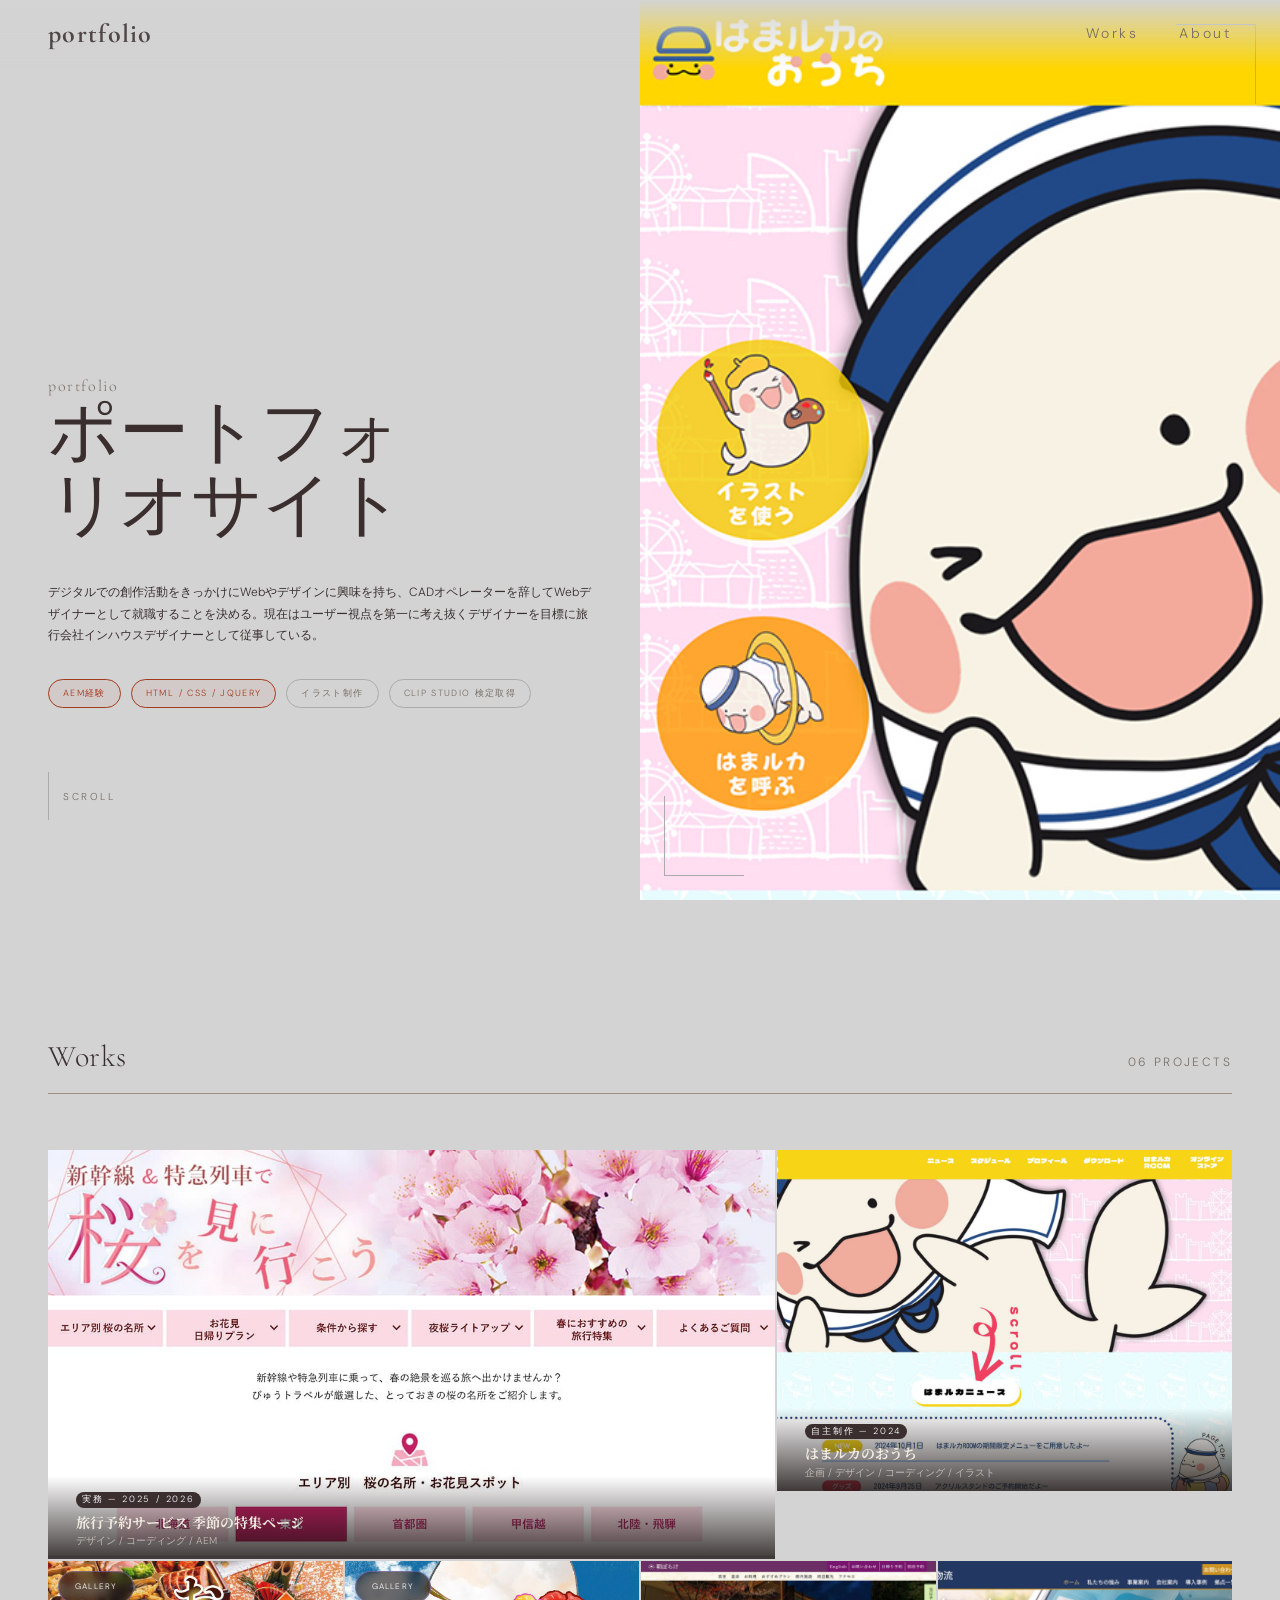
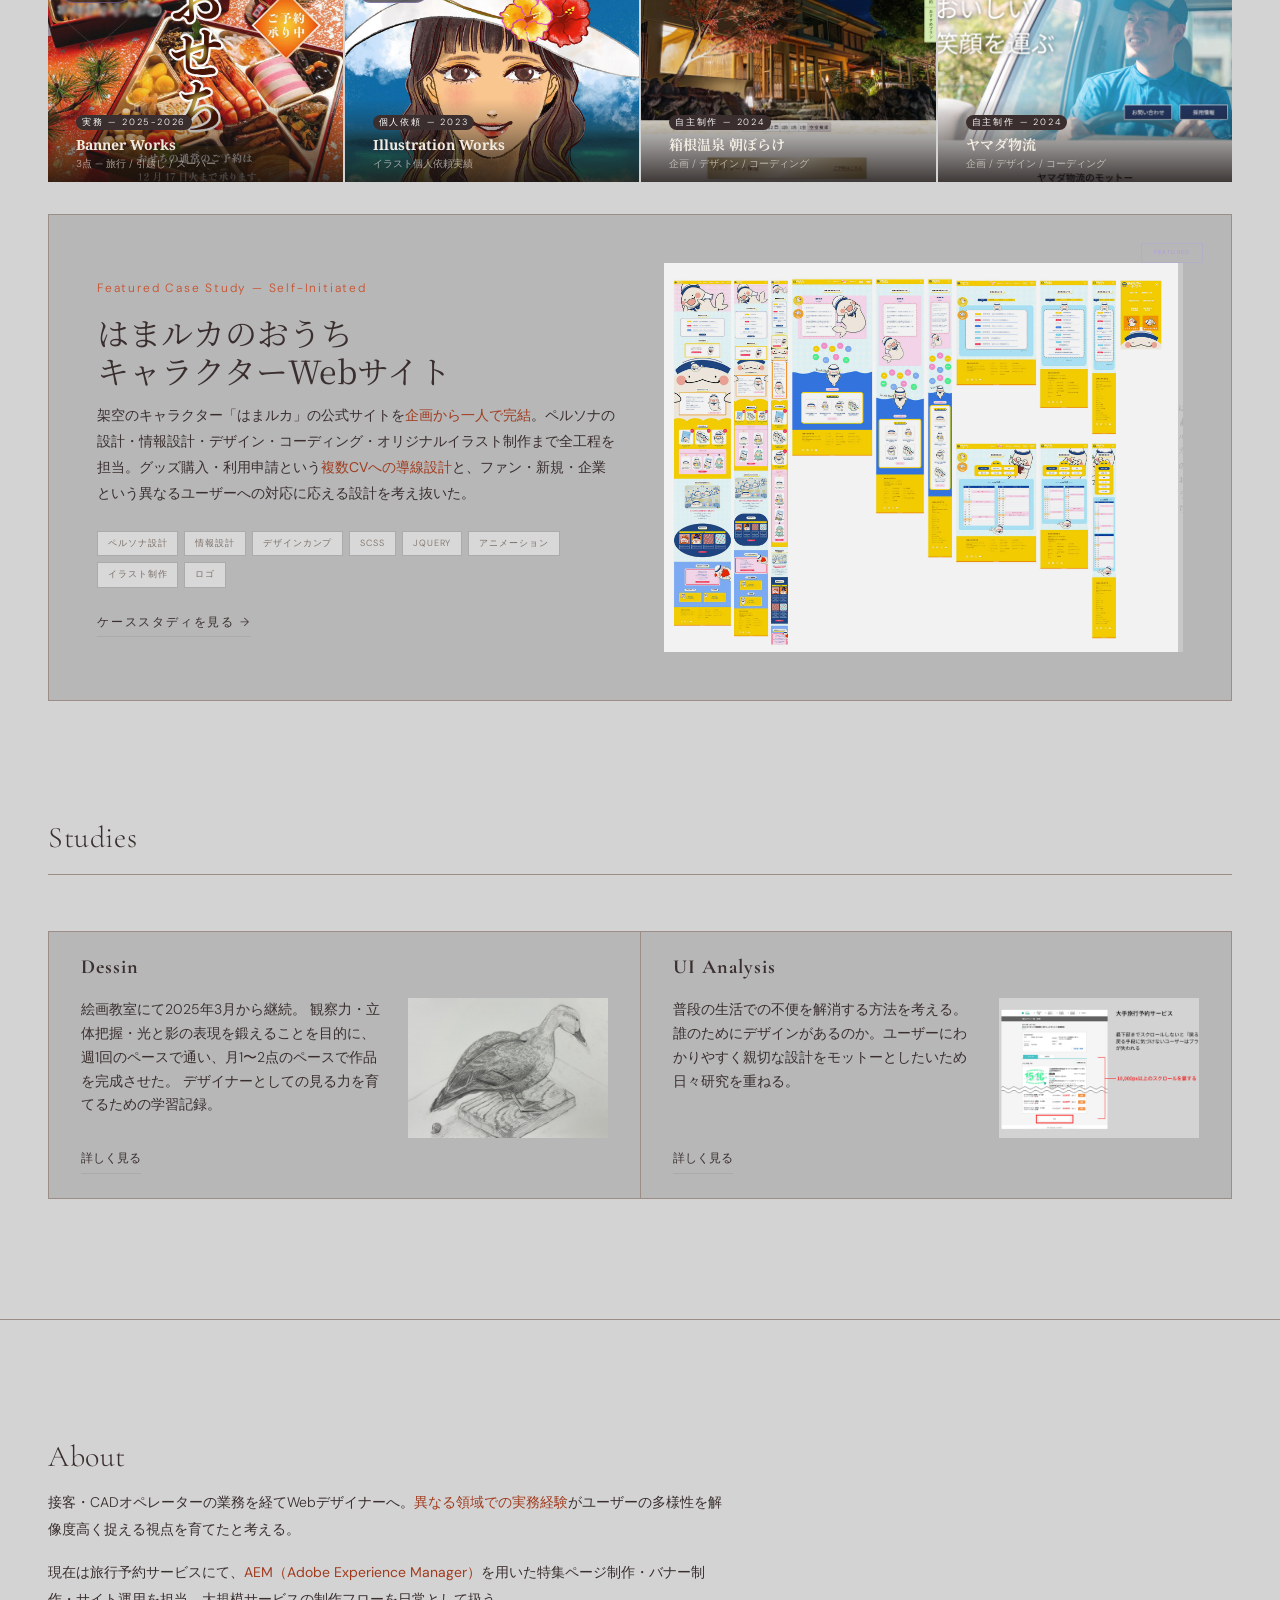
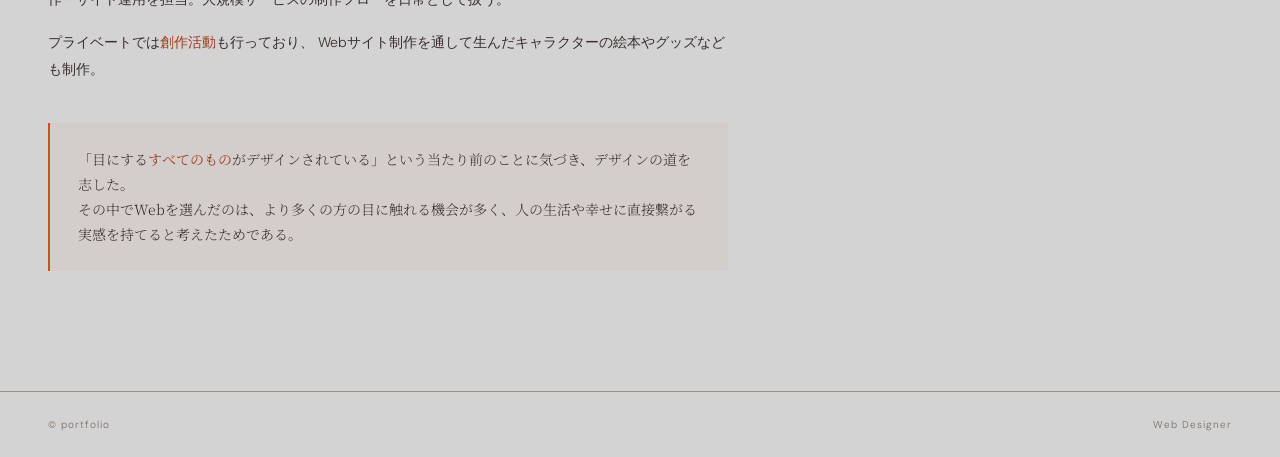
<file: index.html>
<!DOCTYPE html>
<html lang="ja">

<head>
  <meta charset="UTF-8">
  <meta name="viewport" content="width=device-width, initial-scale=1.0">
  <meta name="robots" content="noindex,nofollow">
  <meta name="description" content="ポートフォリオサイトです。Web制作の実績や作品を掲載しています。">
  <meta property="og:type" content="website">
  <meta property="og:title" content="ポートフォリオ">
  <meta property="og:description" content="Web制作の実績や作品を掲載しているポートフォリオサイトです。">
  <meta property="og:site_name" content="ポートフォリオ">

  <title>ポートフォリオ</title>

  <!-- フォント -->
  <link rel="preconnect" href="https://fonts.googleapis.com">
  <link
    href="https://fonts.googleapis.com/css2?family=Shippori+Mincho:wght@400;700&family=DM+Sans:wght@300;400;500&family=Cormorant+Garamond:ital,wght@0,300;1,300&display=swap"
    rel="stylesheet">
    <link href="https://fonts.googleapis.com/css2?family=Noto+Serif+JP:wght@400;700&display=swap" rel="stylesheet">
    <link href="https://fonts.googleapis.com/css2?family=Noto+Serif:ital,wght@0,100..900;1,100..900&display=swap" rel="stylesheet">
  <!-- CSS/リセット・スタイル -->
  <link rel="stylesheet" href="css/reset.css">
  <link rel="stylesheet" href="css/style.css">
  <!-- ファビコン -->
  <link rel="shortcut icon" href="img/fav.ico">
</head>

<body>

  <header>
    <h1>
      <a href="index.html" class="nav_logo">portfolio</a>
    </h1>
    <nav>
      <ul class="nav_links">
        <li><a href="#works">Works</a></li>
        <li><a href="#about">About</a></li>
      </ul>
    </nav>
  </header>

  <!-- ヒーロー -->
  <section class="hero">
    <div class="hero_left">
      <h2 class="hero_name">
        <span>portfolio</span>
        ポートフォリオサイト
      </h2>
      <p class="hero_desc">
        デジタルでの創作活動をきっかけにWebやデザインに興味を持ち、CADオペレーターを辞してWebデザイナーとして就職することを決める。現在はユーザー視点を第一に考え抜くデザイナーを目標に旅行会社インハウスデザイナーとして従事している。
      </p>
      <div class="hero_tags">
        <span class="hero_tag highlight">AEM経験</span>
        <span class="hero_tag highlight">HTML / CSS / jQuery</span>
        <span class="hero_tag">イラスト制作</span>
        <span class="hero_tag">Clip Studio 検定取得</span>
      </div>
      <div class="hero_scroll">
        <div class="hero_scroll_line"></div>
        Scroll
      </div>
    </div>

    <div class="hero_right">
      <div class="hero_art">
        <div class="hero_art_placeholder">
        </div>
      </div>
    </div>
  </section>

  <!-- ===== WORKS ===== -->
  <section class="works" id="works">

    <div class="section_header reveal">
      <h2 class="section_title">Works</h2>
      <span class="section_count">06 projects</span>
    </div>
    <div class="grid_row_1 reveal">

      <!-- 旅行予約サービス -->
      <article class="work_card work_card__large">
        <a href="works_web5.html">
          <div class="thumb_placeholder">
            <img src="img/works-thumb10.jpg" width="841" alt="旅行予約サービス 季節の特集ページサムネイル">
          </div>
          <div class="work_card_info">
            <p class="work_card_tag">実務 — 2025 / 2026</p>
            <h3 class="work_card_title">旅行予約サービス 季節の特集ページ</h3>
            <p class="work_card_sub">デザイン / コーディング / AEM</p>
          </div><!-- .work_card_info -->
        </a>
      </article>

      <!-- はまルカ -->
      <article class="work_card work_card__medium">
        <a href="works_web3.html">
          <div class="thumb_placeholder">
            <img src="img/works-thumb1.jpg" width="526" alt="はまルカのおうちサムネイル">
          </div>
          <div class="work_card_info">
            <p class="work_card_tag">自主制作 — 2024</p>
            <h3 class="work_card_title">はまルカのおうち</h3>
            <p class="work_card_sub">企画 / デザイン / コーディング / イラスト</p>
          </div><!-- .work_card_info -->
        </a>
      </article>

    </div><!-- .grid_row_1 -->
    <!-- バナー＋イラスト＋自主制作 -->
    <div class="grid_row_2 reveal">

      <!-- バナー（モーダル） -->
      <div class="work_card work_card__small" id="card-banner">
        <div class="thumb_placeholder thumb_placeholder__small thumb_placeholder__banner">
          <img src="img/bnr_5.jpg" alt="スーパー おせちご予約バナー">
        </div>
        <span class="modal_badge">Gallery</span>
        <div class="work_card_info">
          <p class="work_card_tag">実務 — 2025-2026</p>
          <h3 class="work_card_title">Banner Works</h3>
          <p class="work_card_sub">3点 — 旅行 / 引越し / スーパー</p>
        </div>
      </div>

      <!-- イラスト（モーダル） -->
      <div class="work_card work_card__small" id="card-illust">
        <div class="thumb_placeholder thumb_placeholder__small thumb_placeholder__illust">
          <img src="img/icon1.jpg" alt="">
        </div>
        <span class="modal_badge">Gallery</span>
        <div class="work_card_info">
          <p class="work_card_tag">個人依頼 — 2023</p>
          <h3 class="work_card_title">Illustration Works</h3>
          <p class="work_card_sub">イラスト個人依頼実績</p>
        </div>
      </div>

      <!-- 朝ぼらけ -->
      <article>
        <a href="works_web2.html" class="work_card work_card__small">
          <div class="thumb_placeholder">
            <img src="img/works-thumb2.jpg" width="455" alt="">
          </div>
          <div class="work_card_info">
            <p class="work_card_tag">自主制作 — 2024</p>
            <h3 class="work_card_title">箱根温泉 朝ぼらけ</h3>
            <p class="work_card_sub">企画 / デザイン / コーディング</p>
          </div>
        </a>
      </article>
      <!-- ヤマダ物流 -->
      <article>
        <a href="works_web1.html" class="work_card work_card__small">
          <div class="thumb_placeholder thumb_placeholder__small thumb_placeholder__yamada">
            <img src="img/works-thumb3.jpg" alt="">
          </div>
          <div class="work_card_info">
            <p class="work_card_tag">自主制作 — 2024</p>
            <h3 class="work_card_title">ヤマダ物流</h3>
            <p class="work_card_sub">企画 / デザイン / コーディング</p>
          </div>
        </a>
      </article>
    </div><!-- .grid_row_2 -->

    <!-- ケーススタディ -->
    <article class="featured reveal">
      <div>
        <p class="featured_label">Featured Case Study — Self-Initiated</p>
        <h3 class="featured_title">はまルカのおうち<br>キャラクターWebサイト</h3>
        <p class="featured_body">
          架空のキャラクター「はまルカ」の公式サイトを<strong>企画から一人で完結</strong>。ペルソナの設計・情報設計・デザイン・コーディング・オリジナルイラスト制作まで全工程を担当。グッズ購入・利用申請という<strong>複数CVへの導線設計</strong>と、ファン・新規・企業という異なるユーザーへの対応に応える設計を考え抜いた。
        </p>
        <div class="featured_chips">
          <span class="chip">ペルソナ設計</span>
          <span class="chip">情報設計</span>
          <span class="chip">デザインカンプ</span>
          <span class="chip">SCSS</span>
          <span class="chip">jQuery</span>
          <span class="chip">アニメーション</span>
          <span class="chip">イラスト制作</span>
          <span class="chip">ロゴ</span>
        </div>
        <a href="works_web3.html" class="featured_link">ケーススタディを見る →</a>
      </div>
      <div class="featured_visual">
        <img src="img/dc3.jpg" alt="はまルカのおうち">
        <p class="featured_visual_placeholder">はまルカのおうち</p>
      </div>
    </article>

  </section>
  <!--  Studies  -->
  <section class="studies" id="studies">

    <div class="section_header reveal">
      <h2 class="section_title">Studies</h2>
    </div>
    <div class="studies_grid reveal">

      <article class="studies_inner">
        <h3 class="studies_title">Dessin</h3>
        <div class="studies_card">
          <div class="studies_card__innner">
            <p>
              絵画教室にて2025年3月から継続。
              観察力・立体把握・光と影の表現を鍛えることを目的に、
              週1回のペースで通い、月1〜2点のペースで作品を完成させた。
              デザイナーとしての見る力を育てるための学習記録。
            </p>
            <div><img src="img/dessin20250426.jpg" alt="剥製のデッサン"></div>
          </div>
          <p class="links"><a class="studies_link" href="studies1.html">詳しく見る</a></p>
        </div>
      </article>

      <article class="studies_inner">
        <h3 class="studies_title">UI Analysis</h3>
        <div class="studies_card">
          <div class="studies_card__innner">
            <p>
              普段の生活での不便を解消する方法を考える。誰のためにデザインがあるのか。ユーザーにわかりやすく親切な設計をモットーとしたいため日々研究を重ねる。
            </p>
            <div><img src="img/ui_a.jpg" alt="旅行会社比較分析の画像"></div>
          </div>
          <p class="links"><a class="studies_link" href="https://www.figma.com/proto/7iOAwAsIaIzOGjE3Id0G3K/UI%E5%88%86%E6%9E%90_%E6%97%85%E8%A1%8C%E4%BA%88%E7%B4%84%E3%82%B5%E3%83%BC%E3%83%93%E3%82%B9%E5%B0%8E%E7%B7%9A%E6%AF%94%E8%BC%83?node-id=1-2&p=f&t=YngbXYmSL5ac5YvD-1&scaling=contain&content-scaling=fixed&page-id=0%3A1" target="_blank" rel="noopener">詳しく見る</a></p>
        </div>
      </article>
    </div>
  </section>

<!-- バナーモーダル -->
<div class="modal_overlay" id="modal-banner">
  <div class="modal">
    <div class="modal_header">
      <h2 class="modal_title">Banner Works</h2>
      <button class="modal_close">✕</button>
    </div>
    <div class="modal_body">
      <p class="modal_note">
        <strong>※ 掲載にあたって</strong> クライアント名・ブランド名は掲載不可のため一部ぼかし処理を行っています。
      </p>
      <ul class="banner_gallery">
        <li class="banner_item">
          <img src="img/bnr_8.jpg" alt="旅行予約サービス バナー">
          <div class="banner_item_info">
            <div>
              <p class="banner_item_label">実務 — 2025</p>
              <p class="banner_item_title">旅行予約サービス バナー</p>
            </div>
            <p class="banner_item_scope">Design</p>
          </div>
        </li>
        <li class="banner_item">
          <img src="img/bnr_6.jpg" alt="単身定額サービス バナー">
          <div class="banner_item_info">
            <div>
              <p class="banner_item_label">実務 — 2025（制作会社）</p>
              <p class="banner_item_title">引越し業者 単身定額サービス バナー</p>
            </div>
            <p class="banner_item_scope">Design</p>
          </div>
        </li>
        <li class="banner_item">
          <img src="img/bnr_5.jpg" alt="おせち バナー">
          <div class="banner_item_info">
            <div>
              <p class="banner_item_label">実務 — 2024（制作会社）</p>
              <p class="banner_item_title">スーパー おせちご予約バナー</p>
            </div>
            <p class="banner_item_scope">Design</p>
          </div>
        </li>
      </ul>
    </div>
  </div>
</div>

<!-- イラストモーダル -->
<div class="modal_overlay" id="modal-illust">
  <div class="modal">
    <div class="modal_header">
      <h2 class="modal_title">Illustration Works</h2>
      <button class="modal_close">✕</button>
    </div>
    <div class="modal_body">
      <p class="illust_modal_desc">
        個人依頼によるSNS用アイコンイラスト制作実績（2023年）。<br>お客様にはどのような要望があるのか詳しくヒアリングを行い、クライアントワークを学んだ。
      </p>
      <ul class="illust_gallery">
        <li class="illust_item"><img src="img/icon1.jpg" alt="イラスト実績1"></li>
        <li class="illust_item"><img src="img/icon2.jpg" alt="イラスト実績2"></li>
        <li class="illust_item"><img src="img/icon3.jpg" alt="イラスト実績3"></li>
        <li class="illust_item"><img src="img/icon4.jpg" alt="イラスト実績4"></li>
        <li class="illust_item"><img src="img/icon5.jpg" alt="イラスト実績5"></li>
        <li class="illust_item"><img src="img/icon9.jpg" alt="イラスト実績6"></li>
      </ul>
      <p class="modal_note modal_note__illust">
        <strong>※使用ツール</strong>｜Procreate
      </p>
    </div>
  </div>
</div>
  <!-- About -->
  <section class="about" id="about">
      <h2 class="section_title">About</h2>
      <div class="reveal">
        <div class="about_body">
          <p>
            接客・CADオペレーターの業務を経てWebデザイナーへ。<strong>異なる領域での実務経験</strong>がユーザーの多様性を解像度高く捉える視点を育てたと考える。
          </p>
          <p>現在は旅行予約サービスにて、<strong>AEM（Adobe Experience
              Manager）</strong>を用いた特集ページ制作・バナー制作・サイト運用を担当。大規模サービスの制作フローを日常として扱う。
          </p>
          <p>プライベートでは<strong>創作活動</strong>も行っており、 Webサイト制作を通して生んだキャラクターの絵本やグッズなども制作。
          </p>
        </div>
        <div class="about_highlight">
          <p class="about_highlight_text">
            「目にする<strong>すべてのもの</strong>がデザインされている」という当たり前のことに気づき、デザインの道を志した。
          </p>
          <p class="about_highlight_text">その中でWebを選んだのは、より多くの方の目に触れる機会が多く、人の生活や幸せに直接繋がる実感を持てると考えたためである。</p>
        </div>
      </div>
  </section>

  <footer>
    <span>©  portfolio</span>
    <span>Web Designer</span>
  </footer>
  <script src="js/script.js"></script>
</body>

</html>
</file>
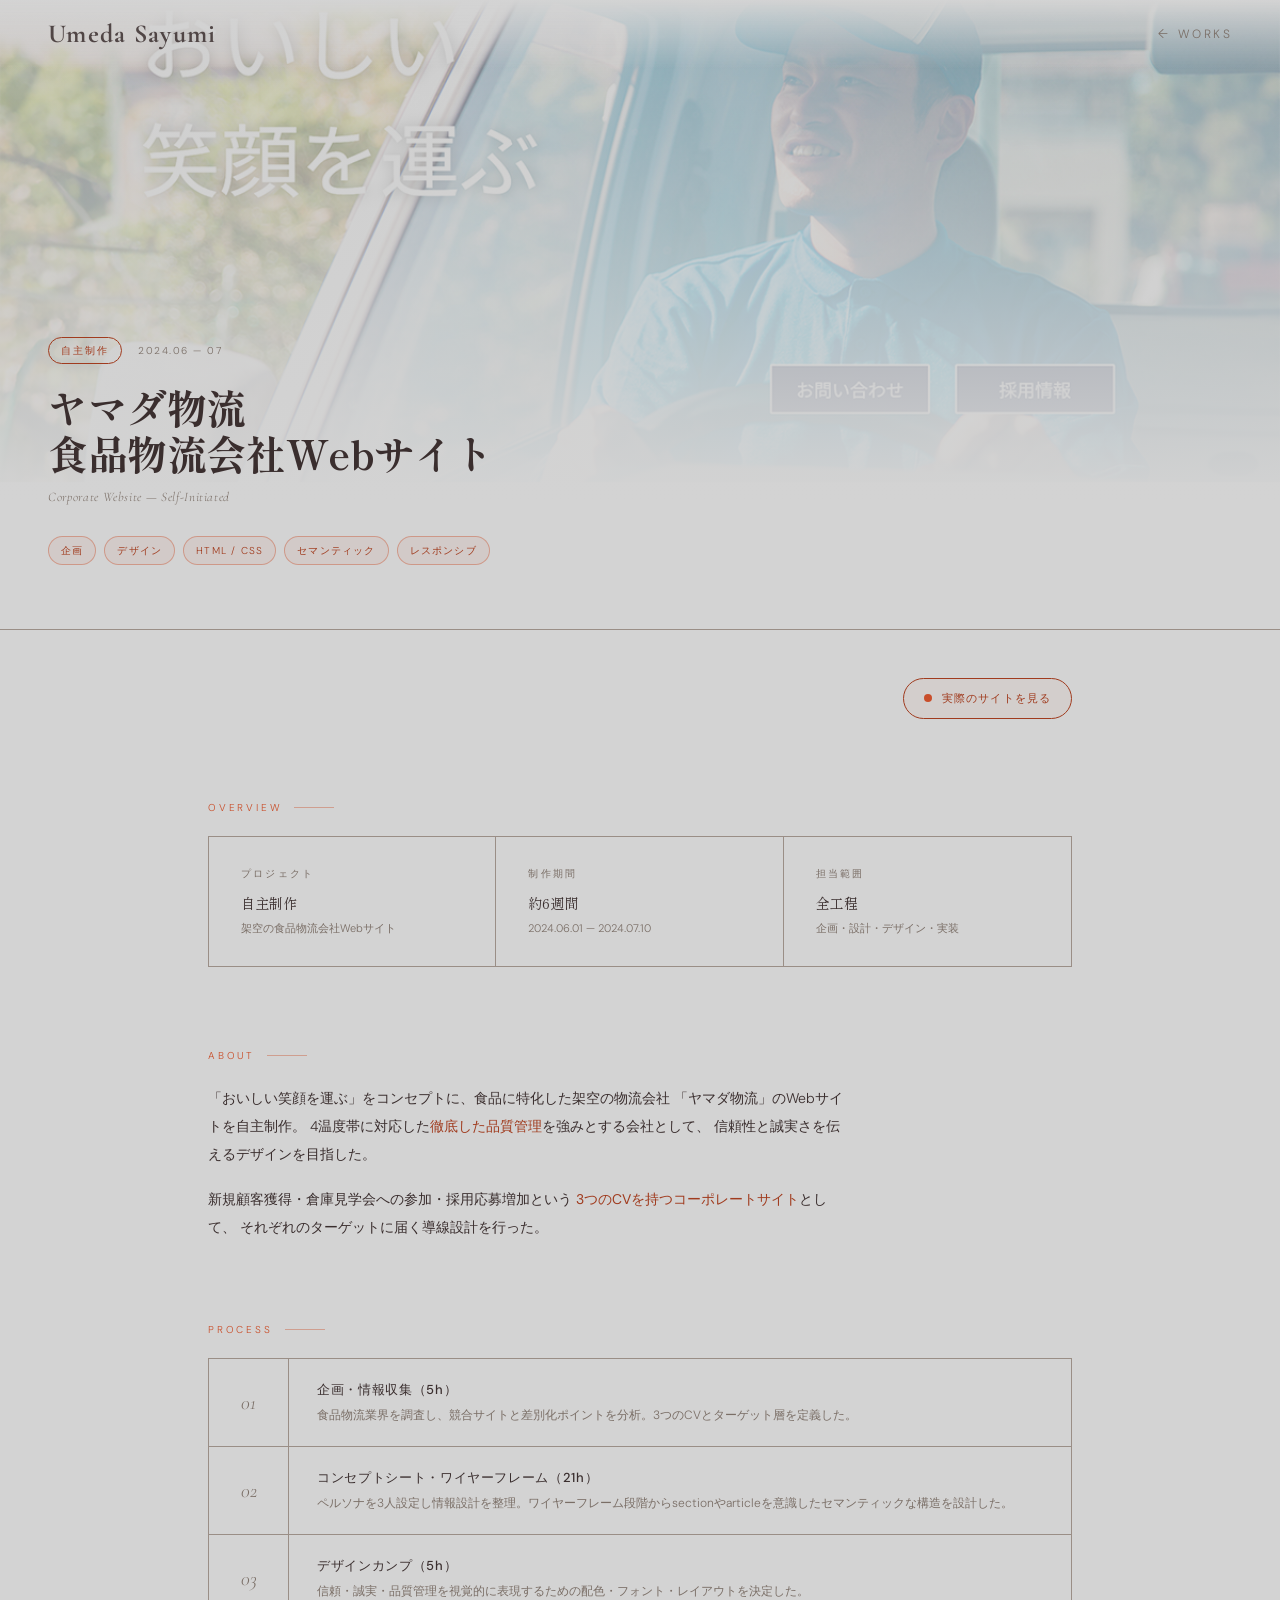
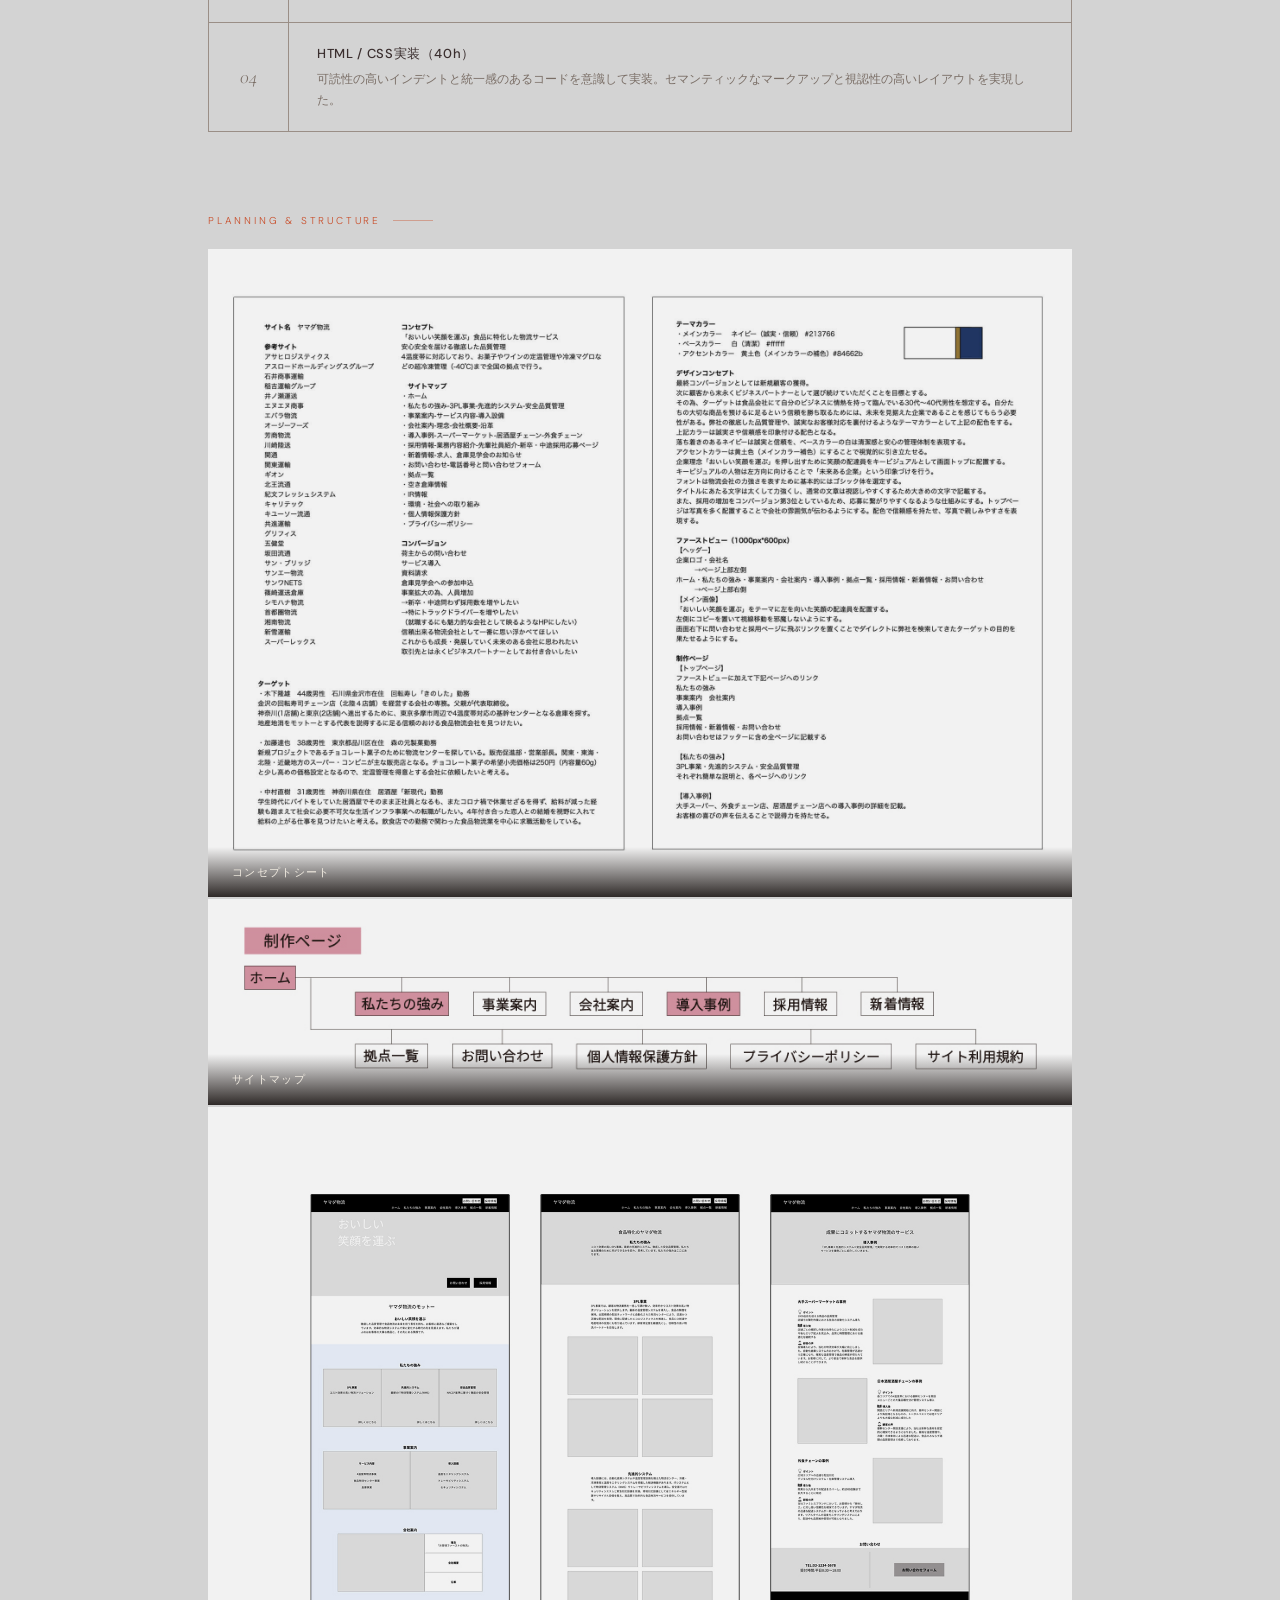
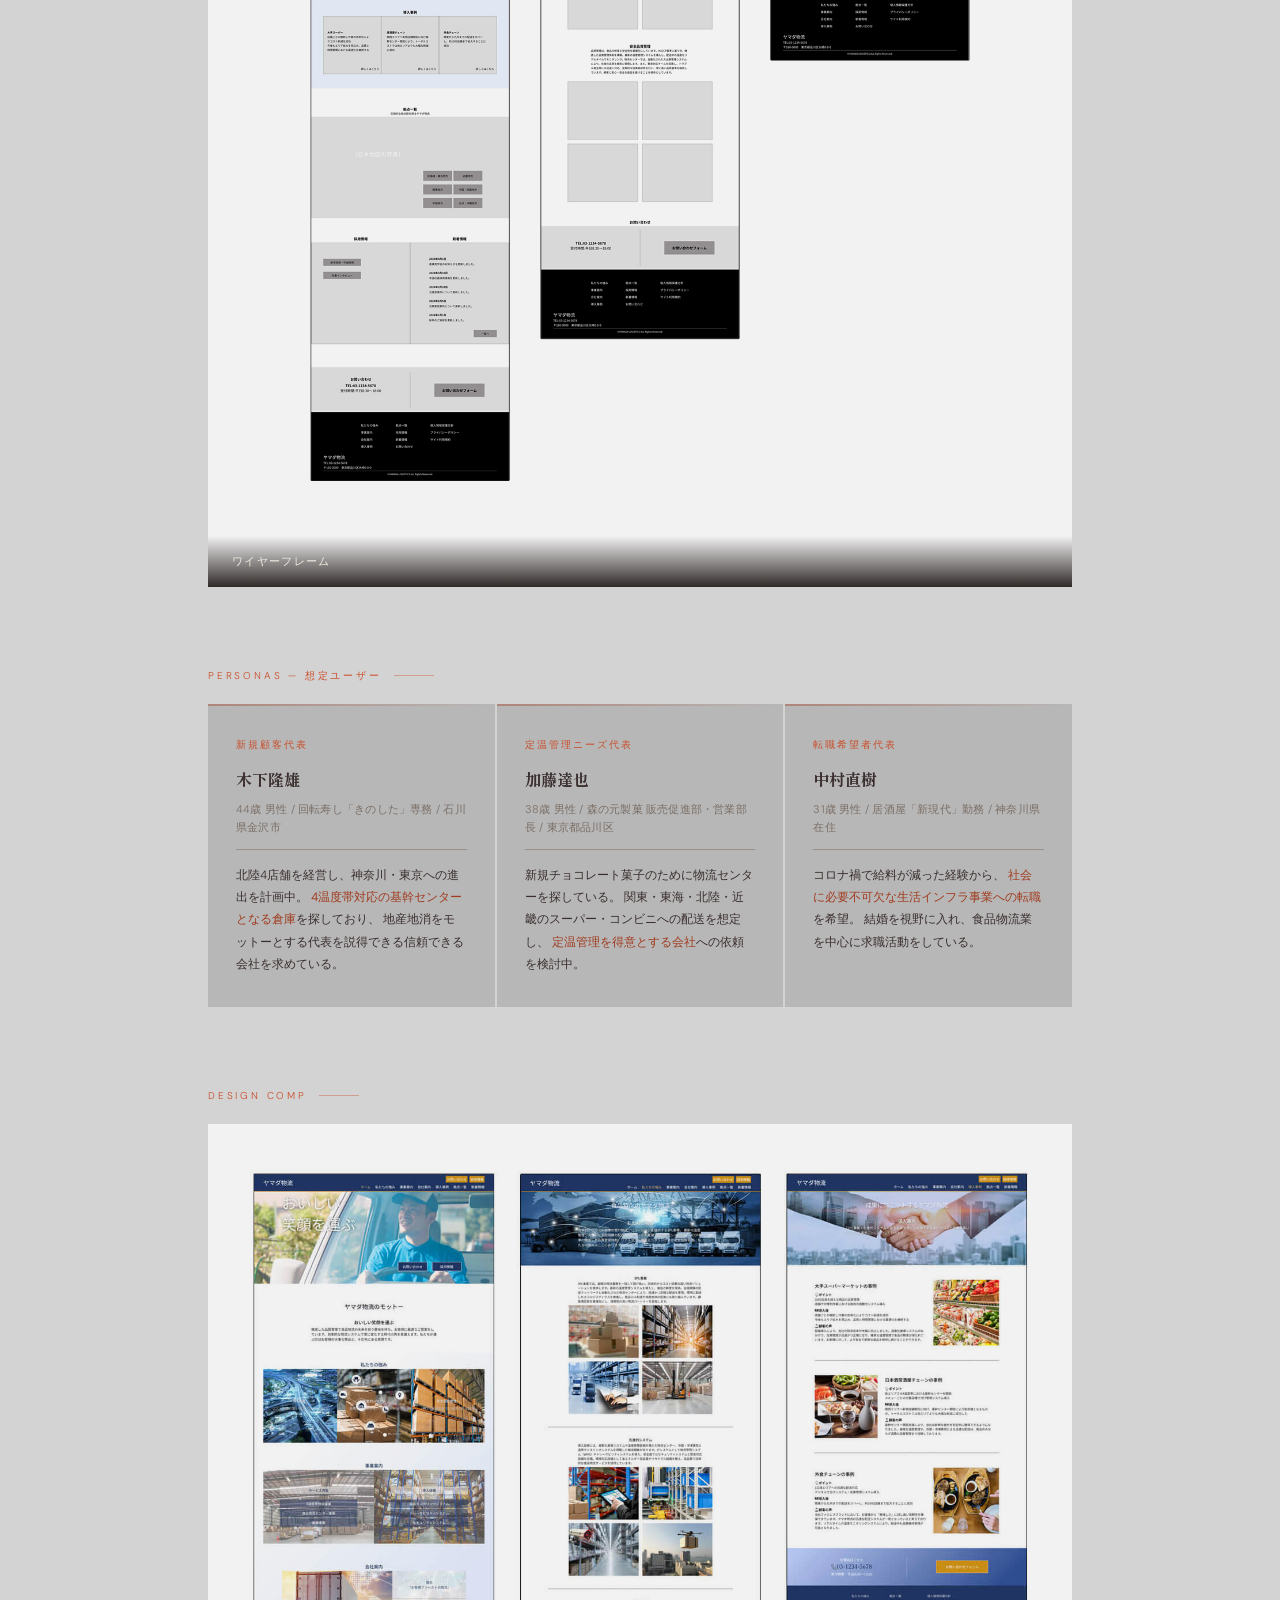
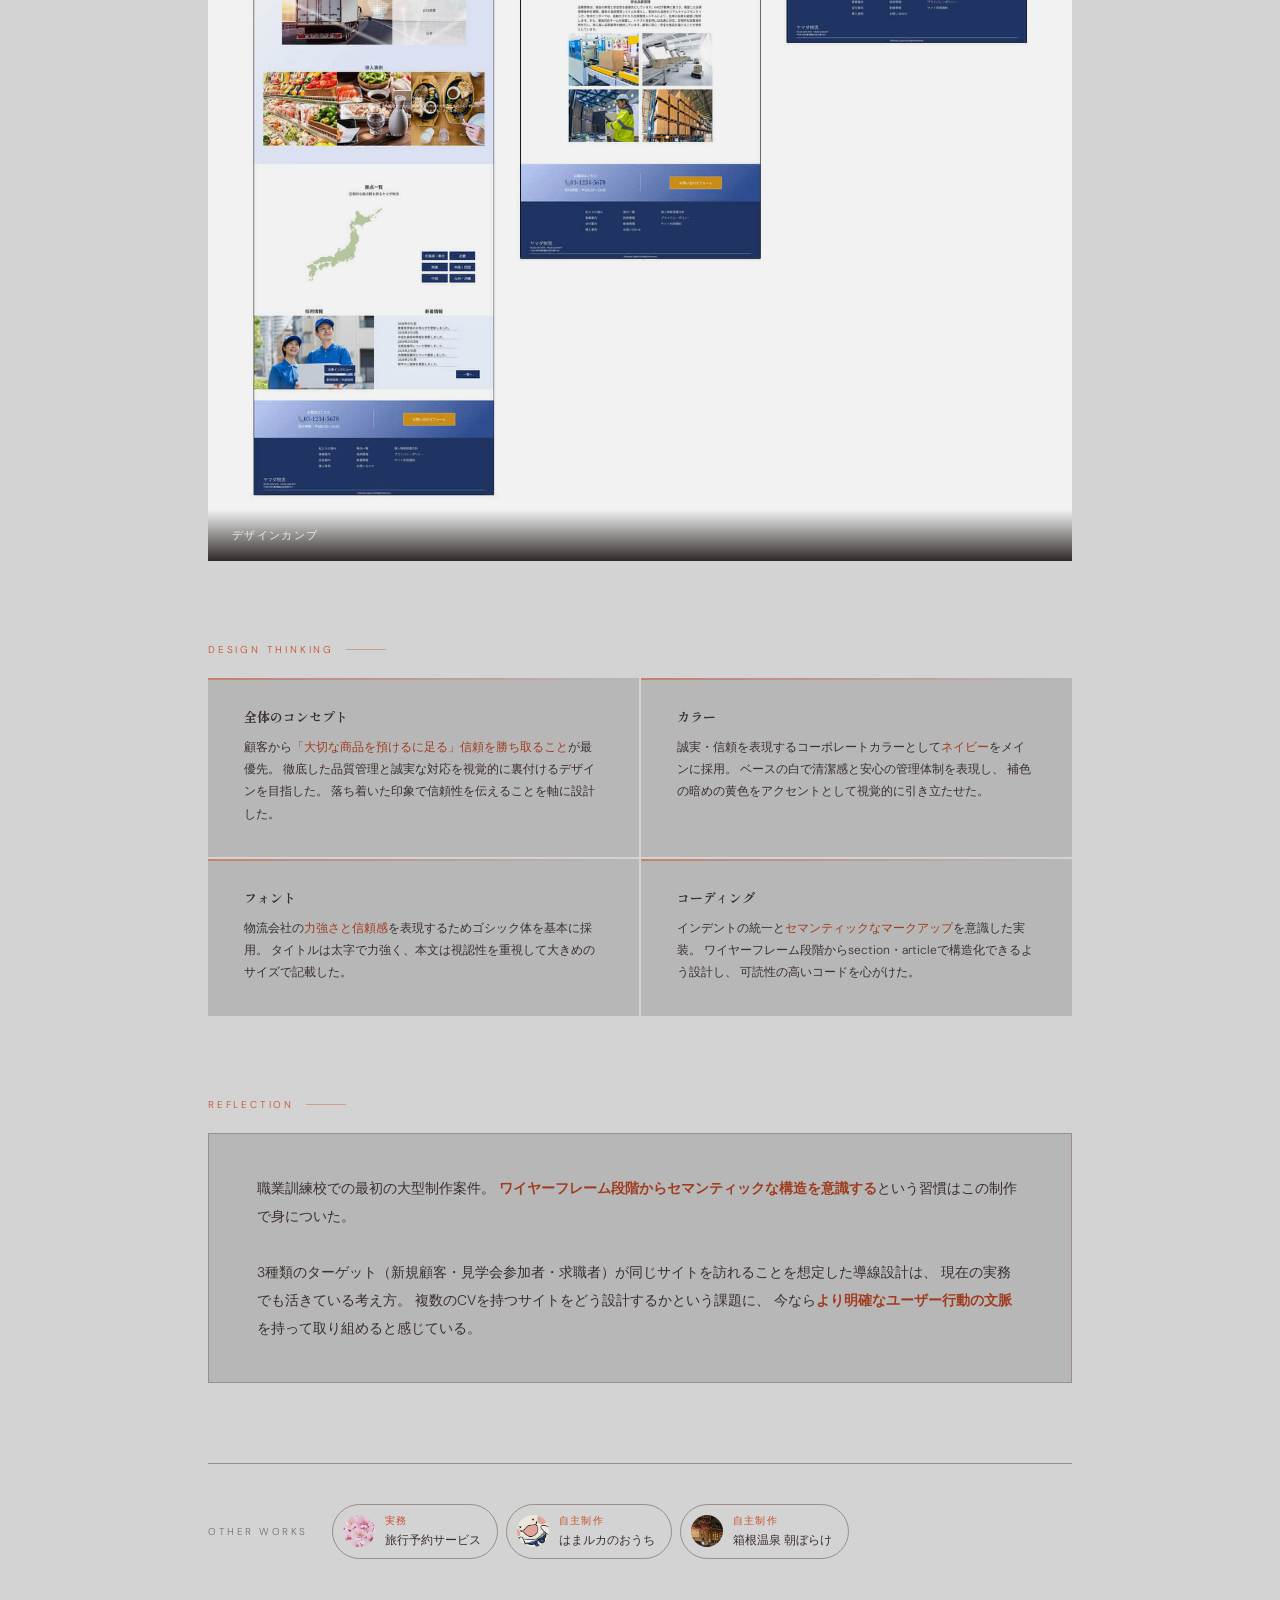
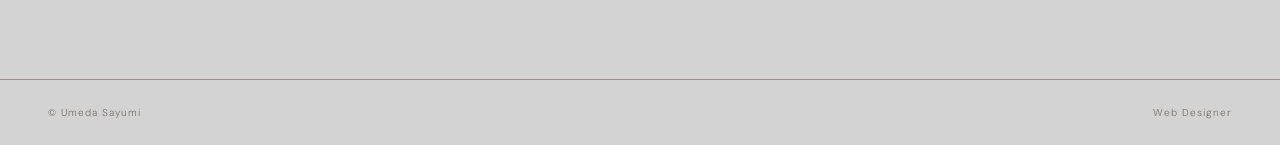
<file: works_web1.html>
<!DOCTYPE html>
<html lang="ja">
<head>
<meta charset="UTF-8">
<meta name="viewport" content="width=device-width, initial-scale=1.0">
<meta name="robots" content="noindex,nofollow">
<meta name="description" content="自主制作作品：架空の食品物流会社「株式会社ヤマダ物流」のWebサイトを制作しました。">
<meta property="og:type" content="website">
<meta property="og:title" content="ポートフォリオ | 梅田沙弓">
<meta property="og:description" content="自主制作作品：架空の食品物流会社「株式会社ヤマダ物流」のWebサイトを制作しました。">
<meta property="og:site_name" content="梅田沙弓のポートフォリオ">

<title>Works — ヤマダ物流 | 梅田沙弓</title>

<link rel="preconnect" href="https://fonts.googleapis.com">
<link href="https://fonts.googleapis.com/css2?family=Shippori+Mincho:wght@400;700&family=DM+Sans:ital,wght@0,300;0,400;0,500;1,300&family=Cormorant+Garamond:ital,wght@0,300;1,300&display=swap" rel="stylesheet">
<link href="https://fonts.googleapis.com/css2?family=Noto+Serif+JP:wght@400;700&display=swap" rel="stylesheet">
<link rel="stylesheet" href="css/reset.css">
<link rel="stylesheet" href="css/style.css">
<link rel="stylesheet" href="css/works-detail.css">
  <!-- ファビコン -->
  <link rel="shortcut icon" href="img/fav.ico">
</head>
<body>

<header>
  <h1><a href="index.html" class="nav_logo">Umeda Sayumi</a></h1>
  <nav>
    <a href="index.html#works" class="nav_back">Works</a>
  </nav>
</header>

<!-- ヒーロー -->
<section class="detail_hero">
  <div class="detail_hero_bg">
    <div class="detail_hero_bg_img" style="background-image:url('img/works1_fv.jpg');"></div>
    <div class="detail_hero_bg_grad"></div>
  </div>
  <div class="detail_hero_content">
    <div class="detail_hero_meta">
      <span class="detail_hero_badge">自主制作</span>
      <span class="detail_hero_badge_year">2024.06 — 07</span>
    </div>
    <h2 class="detail_hero_title">
      ヤマダ物流<br>
      食品物流会社Webサイト
    </h2>
    <p class="detail_hero_subtitle">Corporate Website — Self-Initiated</p>
    <div class="detail_hero_tags">
      <span class="detail_tag active">企画</span>
      <span class="detail_tag active">デザイン</span>
      <span class="detail_tag active">HTML / CSS</span>
      <span class="detail_tag active">セマンティック</span>
      <span class="detail_tag active">レスポンシブ</span>
    </div>
  </div>
</section>

<!-- 実際のサイトへのリンク -->
<div class="detail_live_link_wrap">
  <a href="one/" target="_blank" rel="noopener" class="detail_live_link">
    <span class="dot"></span>
    実際のサイトを見る
  </a>
</div>

<!-- メインコンテンツ -->
<main class="detail_main">

  <!-- 概要 -->
  <section class="detail_section reveal">
    <p class="detail_section_label">Overview</p>
    <div class="overview_grid">
      <div class="overview_item">
        <p class="overview_item_label">プロジェクト</p>
        <p class="overview_item_value">
          自主制作
          <small>架空の食品物流会社Webサイト</small>
        </p>
      </div>
      <div class="overview_item">
        <p class="overview_item_label">制作期間</p>
        <p class="overview_item_value">
          約6週間
          <small>2024.06.01 — 2024.07.10</small>
        </p>
      </div>
      <div class="overview_item">
        <p class="overview_item_label">担当範囲</p>
        <p class="overview_item_value">
          全工程
          <small>企画・設計・デザイン・実装</small>
        </p>
      </div>
    </div>
  </section>

  <!-- About -->
  <section class="detail_section reveal">
    <p class="detail_section_label">About</p>
    <div class="detail_prose">
      <p>
        「おいしい笑顔を運ぶ」をコンセプトに、食品に特化した架空の物流会社
        「ヤマダ物流」のWebサイトを自主制作。
        4温度帯に対応した<strong>徹底した品質管理</strong>を強みとする会社として、
        信頼性と誠実さを伝えるデザインを目指した。
      </p>
      <p>
        新規顧客獲得・倉庫見学会への参加・採用応募増加という
        <strong>3つのCVを持つコーポレートサイト</strong>として、
        それぞれのターゲットに届く導線設計を行った。
      </p>
    </div>
  </section>

  <!-- 制作フロー -->
  <section class="detail_section reveal">
    <p class="detail_section_label">Process</p>
    <ol class="flow">
      <li class="flow_item">
        <div class="flow_num">01</div>
        <div class="flow_body">
          <p class="flow_title">企画・情報収集（5h）</p>
          <p class="flow_desc">食品物流業界を調査し、競合サイトと差別化ポイントを分析。3つのCVとターゲット層を定義した。</p>
        </div>
      </li>
      <li class="flow_item">
        <div class="flow_num">02</div>
        <div class="flow_body">
          <p class="flow_title">コンセプトシート・ワイヤーフレーム（21h）</p>
          <p class="flow_desc">ペルソナを3人設定し情報設計を整理。ワイヤーフレーム段階からsectionやarticleを意識したセマンティックな構造を設計した。</p>
        </div>
      </li>
      <li class="flow_item">
        <div class="flow_num">03</div>
        <div class="flow_body">
          <p class="flow_title">デザインカンプ（5h）</p>
          <p class="flow_desc">信頼・誠実・品質管理を視覚的に表現するための配色・フォント・レイアウトを決定した。</p>
        </div>
      </li>
      <li class="flow_item">
        <div class="flow_num">04</div>
        <div class="flow_body">
          <p class="flow_title">HTML / CSS実装（40h）</p>
          <p class="flow_desc">可読性の高いインデントと統一感のあるコードを意識して実装。セマンティックなマークアップと視認性の高いレイアウトを実現した。</p>
        </div>
      </li>
    </ol>
  </section>

  <!-- 設計資料 -->
  <section class="detail_section reveal">
    <p class="detail_section_label">Planning &amp; Structure</p>
    <div class="gallery">
      <figure class="gallery_item">
        <img src="img/concept1.jpg" alt="ヤマダ物流 コンセプトシート">
        <figcaption class="gallery_caption">コンセプトシート</figcaption>
      </figure>
      <figure class="gallery_item">
        <img src="img/sitemap1.jpg" alt="ヤマダ物流 サイトマップ">
        <figcaption class="gallery_caption">サイトマップ</figcaption>
      </figure>
      <figure class="gallery_item">
        <img src="img/wf1.jpg" alt="ヤマダ物流 ワイヤーフレーム">
        <figcaption class="gallery_caption">ワイヤーフレーム</figcaption>
      </figure>
    </div>
  </section>

  <!-- ペルソナ -->
  <section class="detail_section reveal">
    <p class="detail_section_label">Personas — 想定ユーザー</p>
    <div class="persona_cards">
      <article class="persona_card">
        <p class="persona_card_role">新規顧客代表</p>
        <h3 class="persona_card_name">木下隆雄</h3>
        <p class="persona_card_meta">44歳 男性 / 回転寿し「きのした」専務 / 石川県金沢市</p>
        <p class="persona_card_desc">
          北陸4店舗を経営し、神奈川・東京への進出を計画中。
          <strong>4温度帯対応の基幹センターとなる倉庫</strong>を探しており、
          地産地消をモットーとする代表を説得できる信頼できる会社を求めている。
        </p>
      </article>
      <article class="persona_card">
        <p class="persona_card_role">定温管理ニーズ代表</p>
        <h3 class="persona_card_name">加藤達也</h3>
        <p class="persona_card_meta">38歳 男性 / 森の元製菓 販売促進部・営業部長 / 東京都品川区</p>
        <p class="persona_card_desc">
          新規チョコレート菓子のために物流センターを探している。
          関東・東海・北陸・近畿のスーパー・コンビニへの配送を想定し、
          <strong>定温管理を得意とする会社</strong>への依頼を検討中。
        </p>
      </article>
      <article class="persona_card">
        <p class="persona_card_role">転職希望者代表</p>
        <h3 class="persona_card_name">中村直樹</h3>
        <p class="persona_card_meta">31歳 男性 / 居酒屋「新現代」勤務 / 神奈川県在住</p>
        <p class="persona_card_desc">
          コロナ禍で給料が減った経験から、
          <strong>社会に必要不可欠な生活インフラ事業への転職</strong>を希望。
          結婚を視野に入れ、食品物流業を中心に求職活動をしている。
        </p>
      </article>
    </div>
  </section>

  <!-- デザインカンプ -->
  <section class="detail_section reveal">
    <p class="detail_section_label">Design Comp</p>
    <div class="gallery">
      <figure class="gallery_item">
        <img src="img/dc1.jpg" alt="ヤマダ物流 デザインカンプ">
        <figcaption class="gallery_caption">デザインカンプ</figcaption>
      </figure>
    </div>
  </section>

  <!-- デザイン解説 -->
  <section class="detail_section reveal">
    <p class="detail_section_label">Design Thinking</p>
    <div class="design_cards">
      <article class="design_card">
        <h3 class="design_card_title">全体のコンセプト</h3>
        <p class="design_card_body">
          顧客から<strong>「大切な商品を預けるに足る」信頼を勝ち取ること</strong>が最優先。
          徹底した品質管理と誠実な対応を視覚的に裏付けるデザインを目指した。
          落ち着いた印象で信頼性を伝えることを軸に設計した。
        </p>
      </article>
      <article class="design_card">
        <h3 class="design_card_title">カラー</h3>
        <p class="design_card_body">
          誠実・信頼を表現するコーポレートカラーとして<strong>ネイビー</strong>をメインに採用。
          ベースの白で清潔感と安心の管理体制を表現し、
          補色の暗めの黄色をアクセントとして視覚的に引き立たせた。
        </p>
      </article>
      <article class="design_card">
        <h3 class="design_card_title">フォント</h3>
        <p class="design_card_body">
          物流会社の<strong>力強さと信頼感</strong>を表現するためゴシック体を基本に採用。
          タイトルは太字で力強く、本文は視認性を重視して大きめのサイズで記載した。
        </p>
      </article>
      <article class="design_card">
        <h3 class="design_card_title">コーディング</h3>
        <p class="design_card_body">
          インデントの統一と<strong>セマンティックなマークアップ</strong>を意識した実装。
          ワイヤーフレーム段階からsection・articleで構造化できるよう設計し、
          可読性の高いコードを心がけた。
        </p>
      </article>
    </div>
  </section>

  <!-- 振り返り -->
  <section class="detail_section reveal">
    <p class="detail_section_label">Reflection</p>
    <div class="reflection">
      <p class="reflection_text">
        職業訓練校での最初の大型制作案件。
        <strong>ワイヤーフレーム段階からセマンティックな構造を意識する</strong>という習慣はこの制作で身についた。<br><br>
        3種類のターゲット（新規顧客・見学会参加者・求職者）が同じサイトを訪れることを想定した導線設計は、
        現在の実務でも活きている考え方。
        複数のCVを持つサイトをどう設計するかという課題に、
        今なら<strong>より明確なユーザー行動の文脈</strong>を持って取り組めると感じている。
      </p>
    </div>
  </section>

  <!-- 次の作品 -->
  <nav class="next_works reveal">
    <p class="next_works_title">Other Works</p>
    <div class="next_works_list">
      <a href="works_web5.html" class="next_work_item">
        <img class="next_work_thumb" src="img/works-thumb10_2.jpg" alt="旅行予約サービス">
        <div class="next_work_info">
          <span class="next_work_label">実務</span>
          <span class="next_work_name">旅行予約サービス</span>
        </div>
      </a>
      <a href="works_web3.html" class="next_work_item">
        <img class="next_work_thumb" src="img/works-thumb1_2.jpg" alt="はまルカのおうち">
        <div class="next_work_info">
          <span class="next_work_label">自主制作</span>
          <span class="next_work_name">はまルカのおうち</span>
        </div>
      </a>
      <a href="works_web2.html" class="next_work_item">
        <img class="next_work_thumb" src="img/works-thumb2_2.jpg" alt="箱根温泉朝ぼらけ">
        <div class="next_work_info">
          <span class="next_work_label">自主制作</span>
          <span class="next_work_name">箱根温泉 朝ぼらけ</span>
        </div>
      </a>
    </div>
  </nav>

</main>

<footer>
  <span>© Umeda Sayumi</span>
  <span>Web Designer</span>
</footer>

<script src="js/script.js"></script>
</body>
</html>
</file>
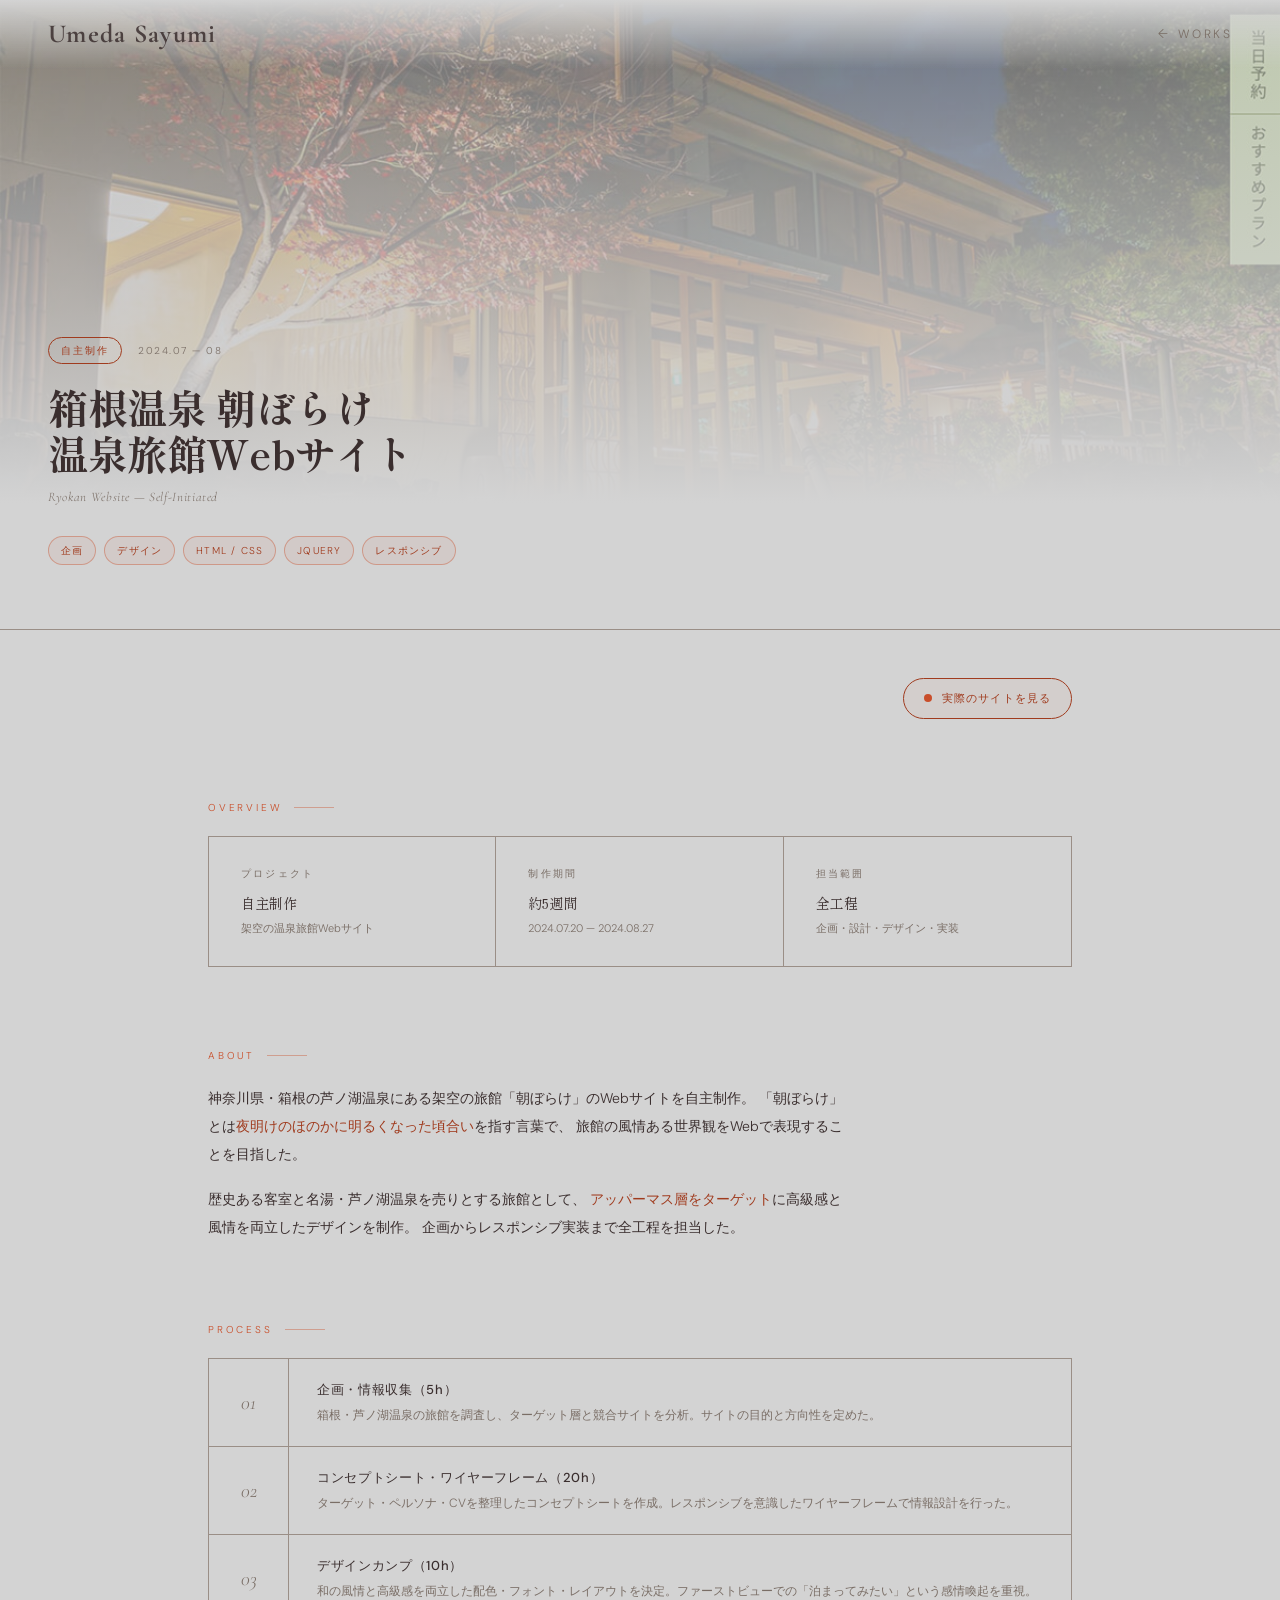
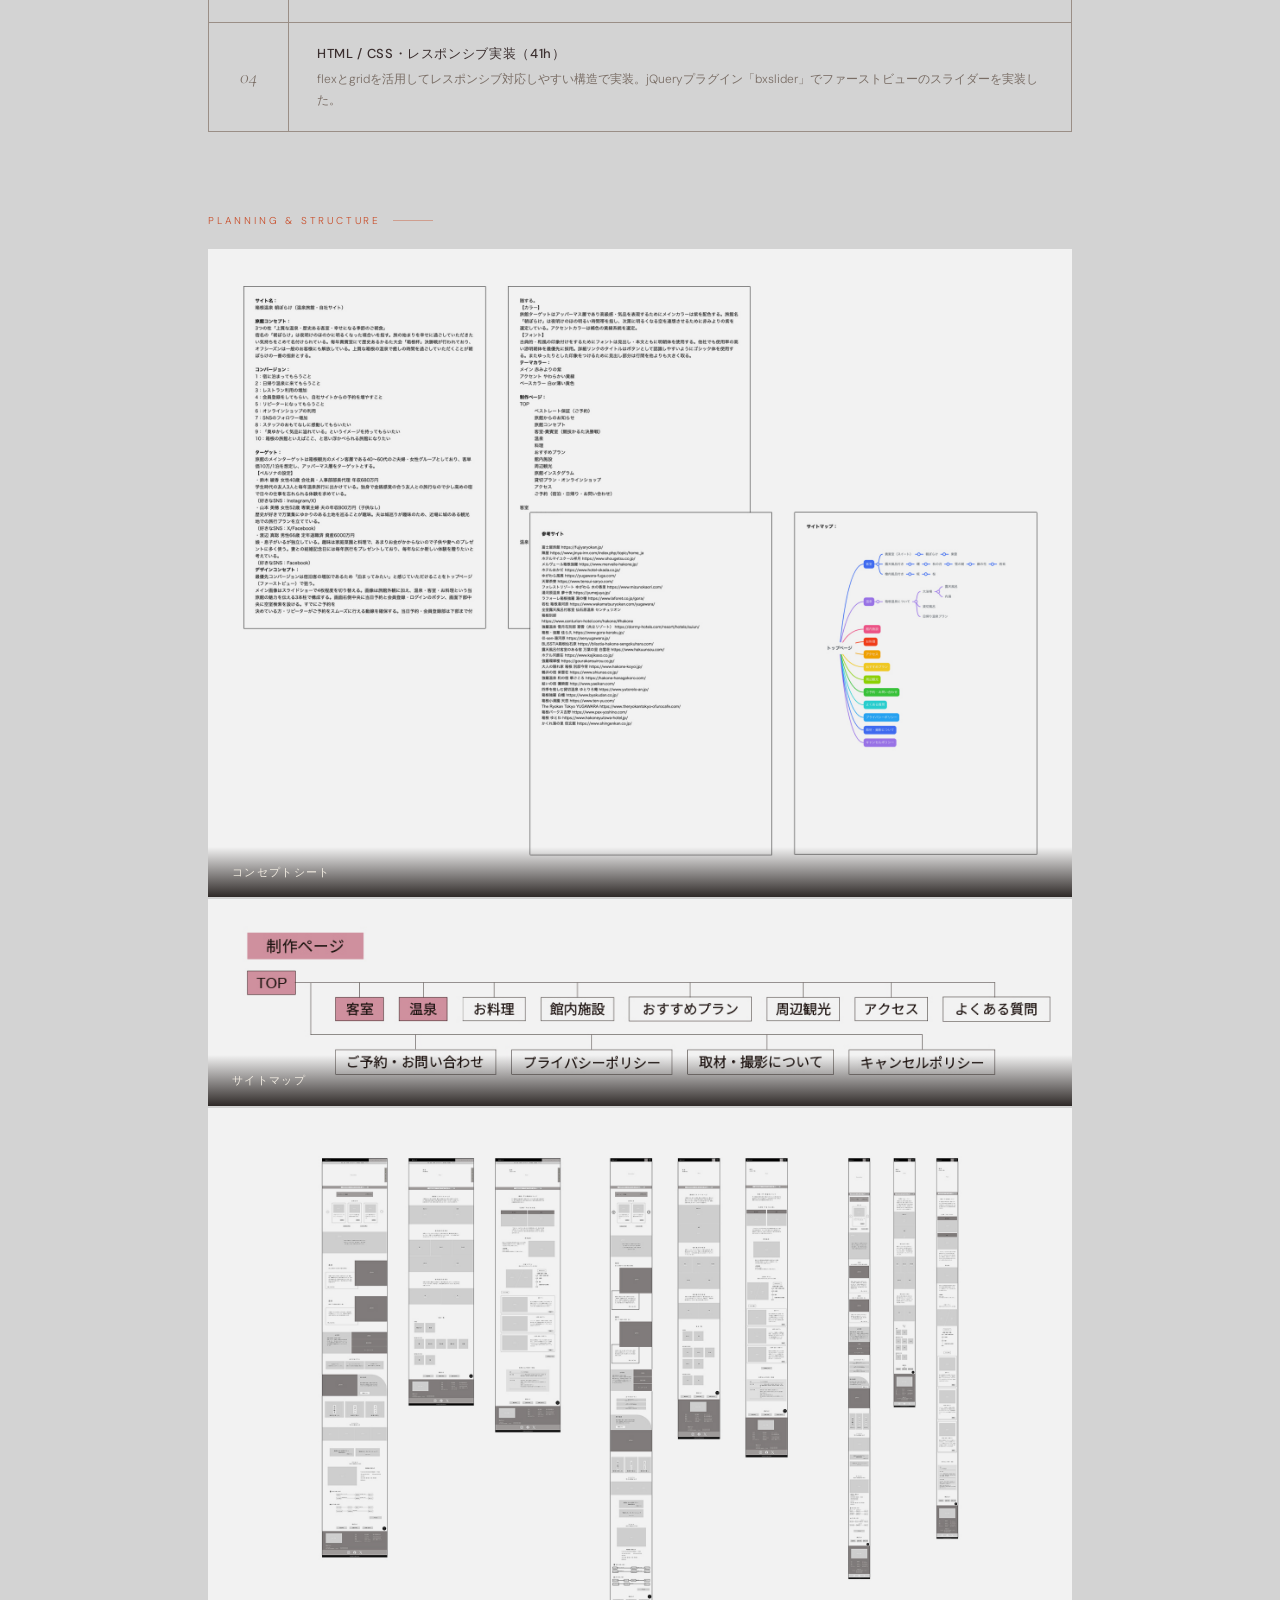
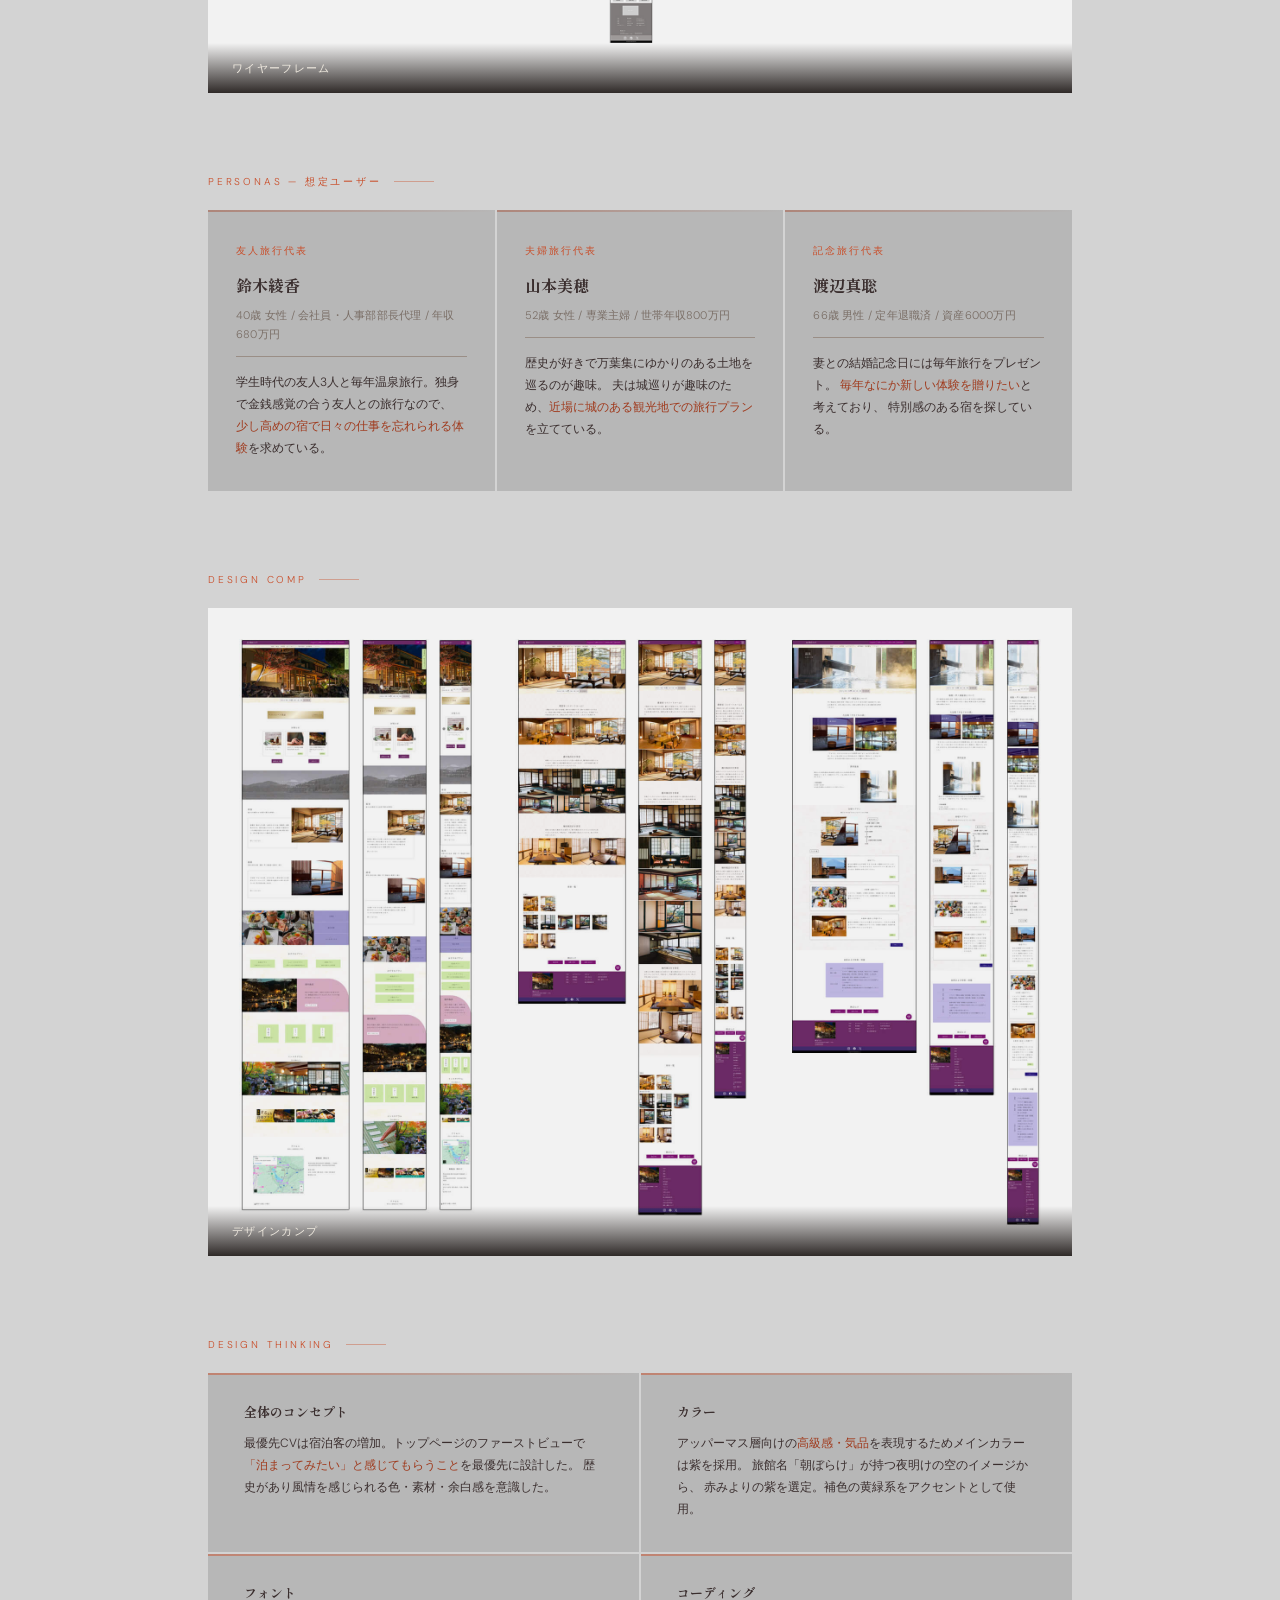
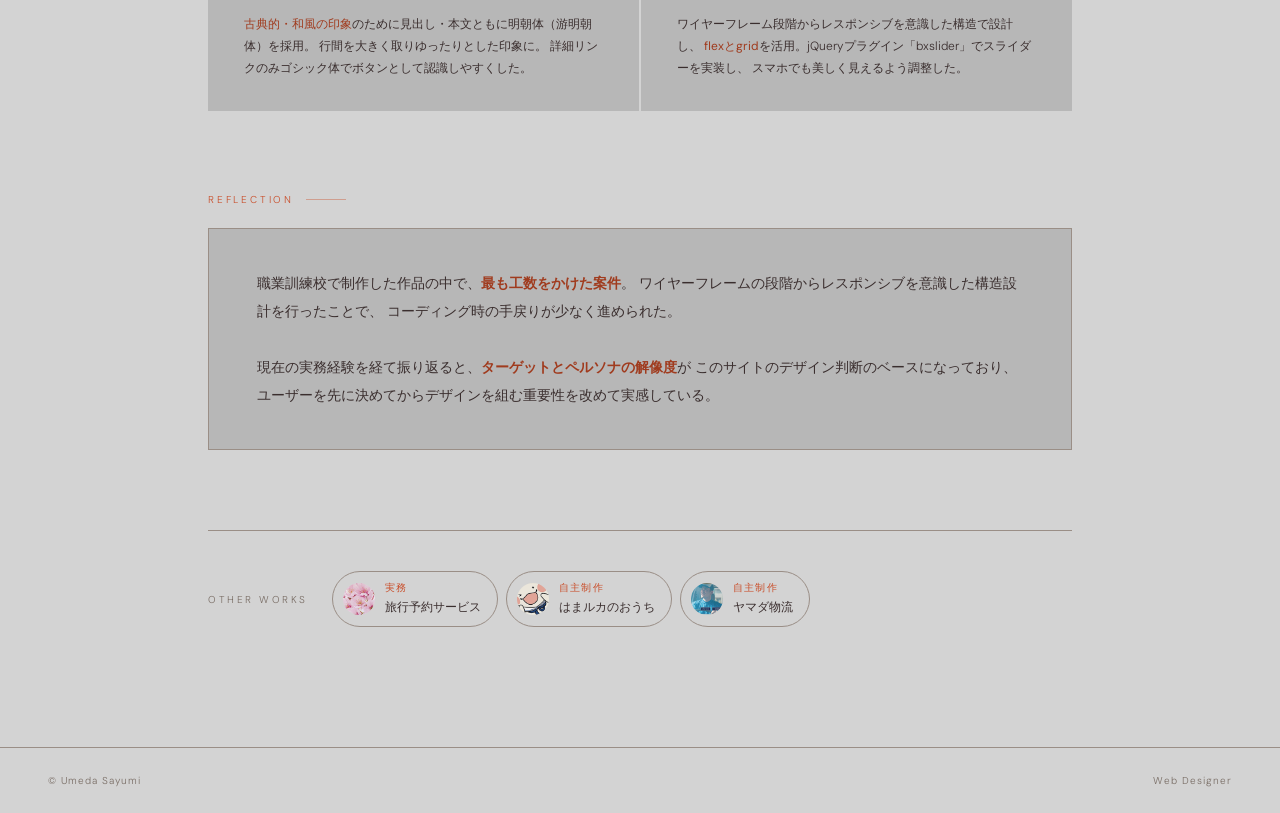
<file: works_web2.html>
<!DOCTYPE html>
<html lang="ja">
<head>
<meta charset="UTF-8">
<meta name="viewport" content="width=device-width, initial-scale=1.0">
<meta name="robots" content="noindex,nofollow">
<meta name="description" content="自主制作作品：架空の温泉旅館「箱根温泉　朝ぼらけ」のWebサイトを制作しました。">
<meta property="og:type" content="website">
<meta property="og:title" content="ポートフォリオ | 梅田沙弓">
<meta property="og:description" content="自主制作作品：架空の温泉旅館「箱根温泉　朝ぼらけ」のWebサイトを制作しました。">
<meta property="og:site_name" content="梅田沙弓のポートフォリオ">

<title>Works — 箱根温泉 朝ぼらけ | 梅田沙弓</title>

<link rel="preconnect" href="https://fonts.googleapis.com">
<link href="https://fonts.googleapis.com/css2?family=Shippori+Mincho:wght@400;700&family=DM+Sans:ital,wght@0,300;0,400;0,500;1,300&family=Cormorant+Garamond:ital,wght@0,300;1,300&display=swap" rel="stylesheet">
<link href="https://fonts.googleapis.com/css2?family=Noto+Serif+JP:wght@400;700&display=swap" rel="stylesheet">
<link rel="stylesheet" href="css/reset.css">
<link rel="stylesheet" href="css/style.css">
<link rel="stylesheet" href="css/works-detail.css">
  <!-- ファビコン -->
  <link rel="shortcut icon" href="img/fav.ico">
</head>
<body>

<header>
  <h1><a href="index.html" class="nav_logo">Umeda Sayumi</a></h1>
  <nav>
    <a href="index.html#works" class="nav_back">Works</a>
  </nav>
</header>

<!-- ヒーロー -->
<section class="detail_hero">
  <div class="detail_hero_bg">
    <div class="detail_hero_bg_img" style="background-image:url('img/works2_fv.jpg');"></div>
    <div class="detail_hero_bg_grad"></div>
  </div>
  <div class="detail_hero_content">
    <div class="detail_hero_meta">
      <span class="detail_hero_badge">自主制作</span>
      <span class="detail_hero_badge_year">2024.07 — 08</span>
    </div>
    <h2 class="detail_hero_title">
      箱根温泉 朝ぼらけ<br>
      温泉旅館Webサイト
    </h2>
    <p class="detail_hero_subtitle">Ryokan Website — Self-Initiated</p>
    <div class="detail_hero_tags">
      <span class="detail_tag active">企画</span>
      <span class="detail_tag active">デザイン</span>
      <span class="detail_tag active">HTML / CSS</span>
      <span class="detail_tag active">jQuery</span>
      <span class="detail_tag active">レスポンシブ</span>
    </div>
  </div>
</section>

<!-- 実際のサイトへのリンク -->
<div class="detail_live_link_wrap">
  <a href="two/" target="_blank" rel="noopener" class="detail_live_link">
    <span class="dot"></span>
    実際のサイトを見る
  </a>
</div>

<!-- メインコンテンツ -->
<main class="detail_main">

  <!-- 概要 -->
  <section class="detail_section reveal">
    <p class="detail_section_label">Overview</p>
    <div class="overview_grid">
      <div class="overview_item">
        <p class="overview_item_label">プロジェクト</p>
        <p class="overview_item_value">
          自主制作
          <small>架空の温泉旅館Webサイト</small>
        </p>
      </div>
      <div class="overview_item">
        <p class="overview_item_label">制作期間</p>
        <p class="overview_item_value">
          約5週間
          <small>2024.07.20 — 2024.08.27</small>
        </p>
      </div>
      <div class="overview_item">
        <p class="overview_item_label">担当範囲</p>
        <p class="overview_item_value">
          全工程
          <small>企画・設計・デザイン・実装</small>
        </p>
      </div>
    </div>
  </section>

  <!-- About -->
  <section class="detail_section reveal">
    <p class="detail_section_label">About</p>
    <div class="detail_prose">
      <p>
        神奈川県・箱根の芦ノ湖温泉にある架空の旅館「朝ぼらけ」のWebサイトを自主制作。
        「朝ぼらけ」とは<strong>夜明けのほのかに明るくなった頃合い</strong>を指す言葉で、
        旅館の風情ある世界観をWebで表現することを目指した。
      </p>
      <p>
        歴史ある客室と名湯・芦ノ湖温泉を売りとする旅館として、
        <strong>アッパーマス層をターゲット</strong>に高級感と風情を両立したデザインを制作。
        企画からレスポンシブ実装まで全工程を担当した。
      </p>
    </div>
  </section>

  <!-- 制作フロー -->
  <section class="detail_section reveal">
    <p class="detail_section_label">Process</p>
    <ol class="flow">
      <li class="flow_item">
        <div class="flow_num">01</div>
        <div class="flow_body">
          <p class="flow_title">企画・情報収集（5h）</p>
          <p class="flow_desc">箱根・芦ノ湖温泉の旅館を調査し、ターゲット層と競合サイトを分析。サイトの目的と方向性を定めた。</p>
        </div>
      </li>
      <li class="flow_item">
        <div class="flow_num">02</div>
        <div class="flow_body">
          <p class="flow_title">コンセプトシート・ワイヤーフレーム（20h）</p>
          <p class="flow_desc">ターゲット・ペルソナ・CVを整理したコンセプトシートを作成。レスポンシブを意識したワイヤーフレームで情報設計を行った。</p>
        </div>
      </li>
      <li class="flow_item">
        <div class="flow_num">03</div>
        <div class="flow_body">
          <p class="flow_title">デザインカンプ（10h）</p>
          <p class="flow_desc">和の風情と高級感を両立した配色・フォント・レイアウトを決定。ファーストビューでの「泊まってみたい」という感情喚起を重視。</p>
        </div>
      </li>
      <li class="flow_item">
        <div class="flow_num">04</div>
        <div class="flow_body">
          <p class="flow_title">HTML / CSS・レスポンシブ実装（41h）</p>
          <p class="flow_desc">flexとgridを活用してレスポンシブ対応しやすい構造で実装。jQueryプラグイン「bxslider」でファーストビューのスライダーを実装した。</p>
        </div>
      </li>
    </ol>
  </section>

  <!-- 設計資料 -->
  <section class="detail_section reveal">
    <p class="detail_section_label">Planning &amp; Structure</p>
    <div class="gallery">
      <figure class="gallery_item">
        <img src="img/concept2.jpg" alt="朝ぼらけ コンセプトシート">
        <figcaption class="gallery_caption">コンセプトシート</figcaption>
      </figure>
      <figure class="gallery_item">
        <img src="img/sitemap2.jpg" alt="朝ぼらけ サイトマップ">
        <figcaption class="gallery_caption">サイトマップ</figcaption>
      </figure>
      <figure class="gallery_item">
        <img src="img/wf2.jpg" alt="朝ぼらけ ワイヤーフレーム">
        <figcaption class="gallery_caption">ワイヤーフレーム</figcaption>
      </figure>
    </div>
  </section>

  <!-- ペルソナ -->
  <section class="detail_section reveal">
    <p class="detail_section_label">Personas — 想定ユーザー</p>
    <div class="persona_cards">
      <article class="persona_card">
        <p class="persona_card_role">友人旅行代表</p>
        <h3 class="persona_card_name">鈴木綾香</h3>
        <p class="persona_card_meta">40歳 女性 / 会社員・人事部部長代理 / 年収680万円</p>
        <p class="persona_card_desc">
          学生時代の友人3人と毎年温泉旅行。独身で金銭感覚の合う友人との旅行なので、
          <strong>少し高めの宿で日々の仕事を忘れられる体験</strong>を求めている。
        </p>
      </article>
      <article class="persona_card">
        <p class="persona_card_role">夫婦旅行代表</p>
        <h3 class="persona_card_name">山本美穂</h3>
        <p class="persona_card_meta">52歳 女性 / 専業主婦 / 世帯年収800万円</p>
        <p class="persona_card_desc">
          歴史が好きで万葉集にゆかりのある土地を巡るのが趣味。
          夫は城巡りが趣味のため、<strong>近場に城のある観光地での旅行プラン</strong>を立てている。
        </p>
      </article>
      <article class="persona_card">
        <p class="persona_card_role">記念旅行代表</p>
        <h3 class="persona_card_name">渡辺真聡</h3>
        <p class="persona_card_meta">66歳 男性 / 定年退職済 / 資産6000万円</p>
        <p class="persona_card_desc">
          妻との結婚記念日には毎年旅行をプレゼント。
          <strong>毎年なにか新しい体験を贈りたい</strong>と考えており、
          特別感のある宿を探している。
        </p>
      </article>
    </div>
  </section>

  <!-- デザインカンプ -->
  <section class="detail_section reveal">
    <p class="detail_section_label">Design Comp</p>
    <div class="gallery">
      <figure class="gallery_item">
        <img src="img/dc2.jpg" alt="朝ぼらけ デザインカンプ">
        <figcaption class="gallery_caption">デザインカンプ</figcaption>
      </figure>
    </div>
  </section>

  <!-- デザイン解説 -->
  <section class="detail_section reveal">
    <p class="detail_section_label">Design Thinking</p>
    <div class="design_cards">
      <article class="design_card">
        <h3 class="design_card_title">全体のコンセプト</h3>
        <p class="design_card_body">
          最優先CVは宿泊客の増加。トップページのファーストビューで
          <strong>「泊まってみたい」と感じてもらうこと</strong>を最優先に設計した。
          歴史があり風情を感じられる色・素材・余白感を意識した。
        </p>
      </article>
      <article class="design_card">
        <h3 class="design_card_title">カラー</h3>
        <p class="design_card_body">
          アッパーマス層向けの<strong>高級感・気品</strong>を表現するためメインカラーは紫を採用。
          旅館名「朝ぼらけ」が持つ夜明けの空のイメージから、
          赤みよりの紫を選定。補色の黄緑系をアクセントとして使用。
        </p>
      </article>
      <article class="design_card">
        <h3 class="design_card_title">フォント</h3>
        <p class="design_card_body">
          <strong>古典的・和風の印象</strong>のために見出し・本文ともに明朝体（游明朝体）を採用。
          行間を大きく取りゆったりとした印象に。
          詳細リンクのみゴシック体でボタンとして認識しやすくした。
        </p>
      </article>
      <article class="design_card">
        <h3 class="design_card_title">コーディング</h3>
        <p class="design_card_body">
          ワイヤーフレーム段階からレスポンシブを意識した構造で設計し、
          <strong>flexとgrid</strong>を活用。jQueryプラグイン「bxslider」でスライダーを実装し、
          スマホでも美しく見えるよう調整した。
        </p>
      </article>
    </div>
  </section>

  <!-- 振り返り -->
  <section class="detail_section reveal">
    <p class="detail_section_label">Reflection</p>
    <div class="reflection">
      <p class="reflection_text">
        職業訓練校で制作した作品の中で、<strong>最も工数をかけた案件</strong>。
        ワイヤーフレームの段階からレスポンシブを意識した構造設計を行ったことで、
        コーディング時の手戻りが少なく進められた。<br><br>
        現在の実務経験を経て振り返ると、<strong>ターゲットとペルソナの解像度</strong>が
        このサイトのデザイン判断のベースになっており、
        ユーザーを先に決めてからデザインを組む重要性を改めて実感している。
      </p>
    </div>
  </section>

  <!-- 次の作品 -->
  <nav class="next_works reveal">
    <p class="next_works_title">Other Works</p>
    <div class="next_works_list">
      <a href="works_web5.html" class="next_work_item">
        <img class="next_work_thumb" src="img/works-thumb10_2.jpg" alt="旅行予約サービス">
        <div class="next_work_info">
          <span class="next_work_label">実務</span>
          <span class="next_work_name">旅行予約サービス</span>
        </div>
      </a>
      <a href="works_web3.html" class="next_work_item">
        <img class="next_work_thumb" src="img/works-thumb1_2.jpg" alt="はまルカのおうち">
        <div class="next_work_info">
          <span class="next_work_label">自主制作</span>
          <span class="next_work_name">はまルカのおうち</span>
        </div>
      </a>
      <a href="works_web1.html" class="next_work_item">
        <img class="next_work_thumb" src="img/works-thumb3_2.jpg" alt="ヤマダ物流">
        <div class="next_work_info">
          <span class="next_work_label">自主制作</span>
          <span class="next_work_name">ヤマダ物流</span>
        </div>
      </a>
    </div>
  </nav>

</main>

<footer>
  <span>© Umeda Sayumi</span>
  <span>Web Designer</span>
</footer>

<script src="js/script.js"></script>
</body>
</html>
</file>
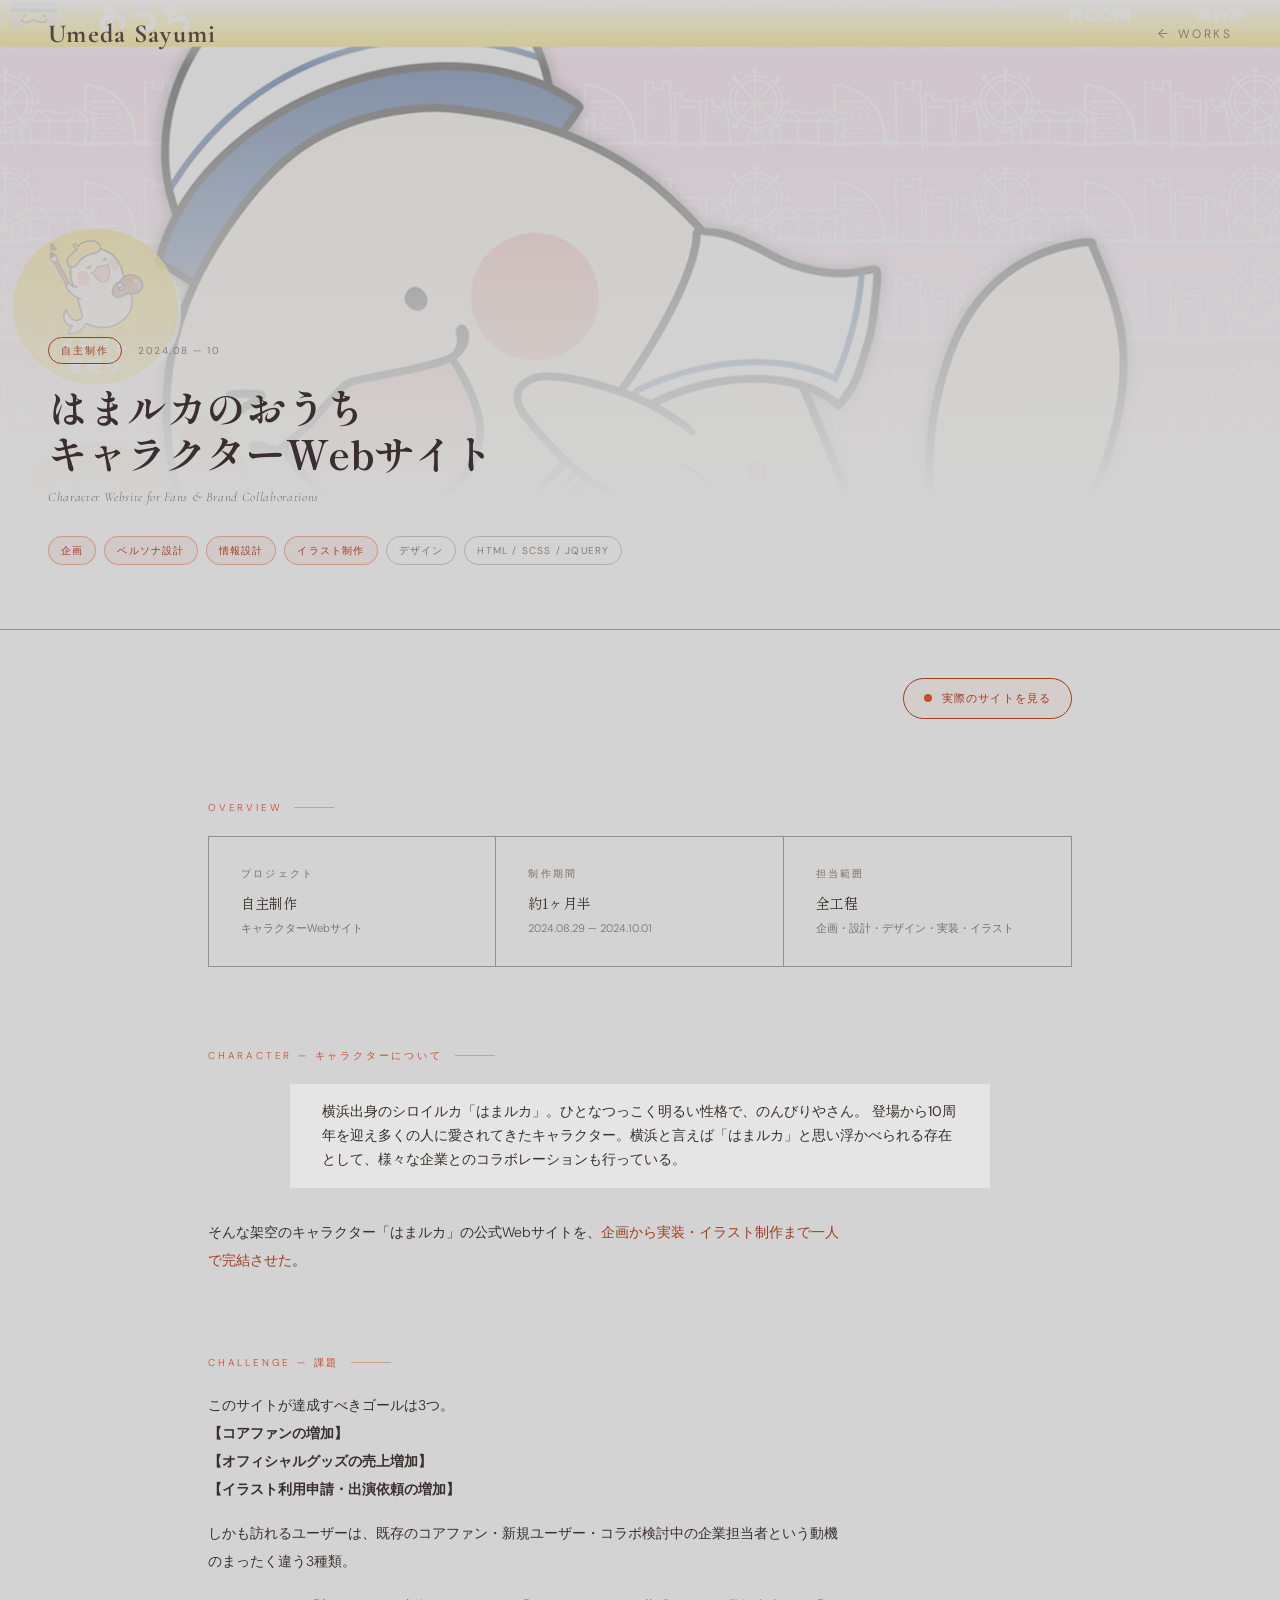
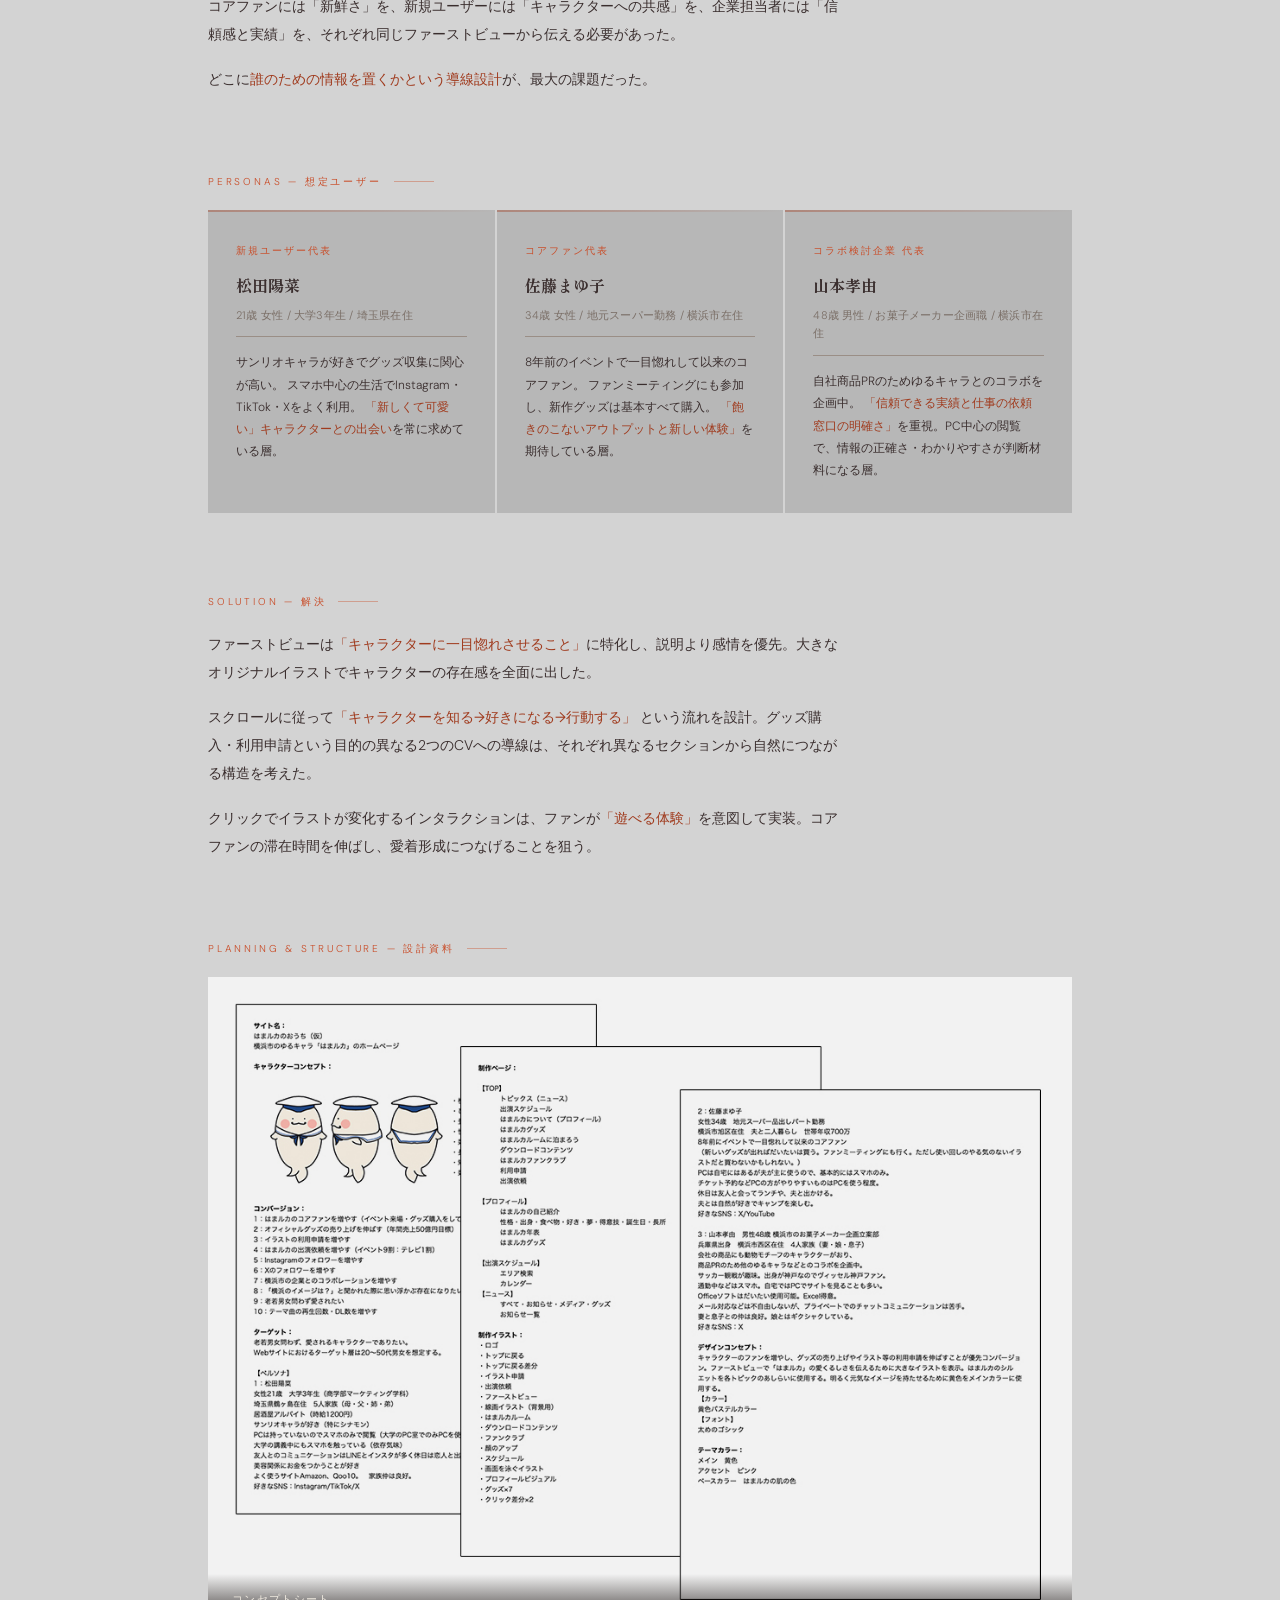
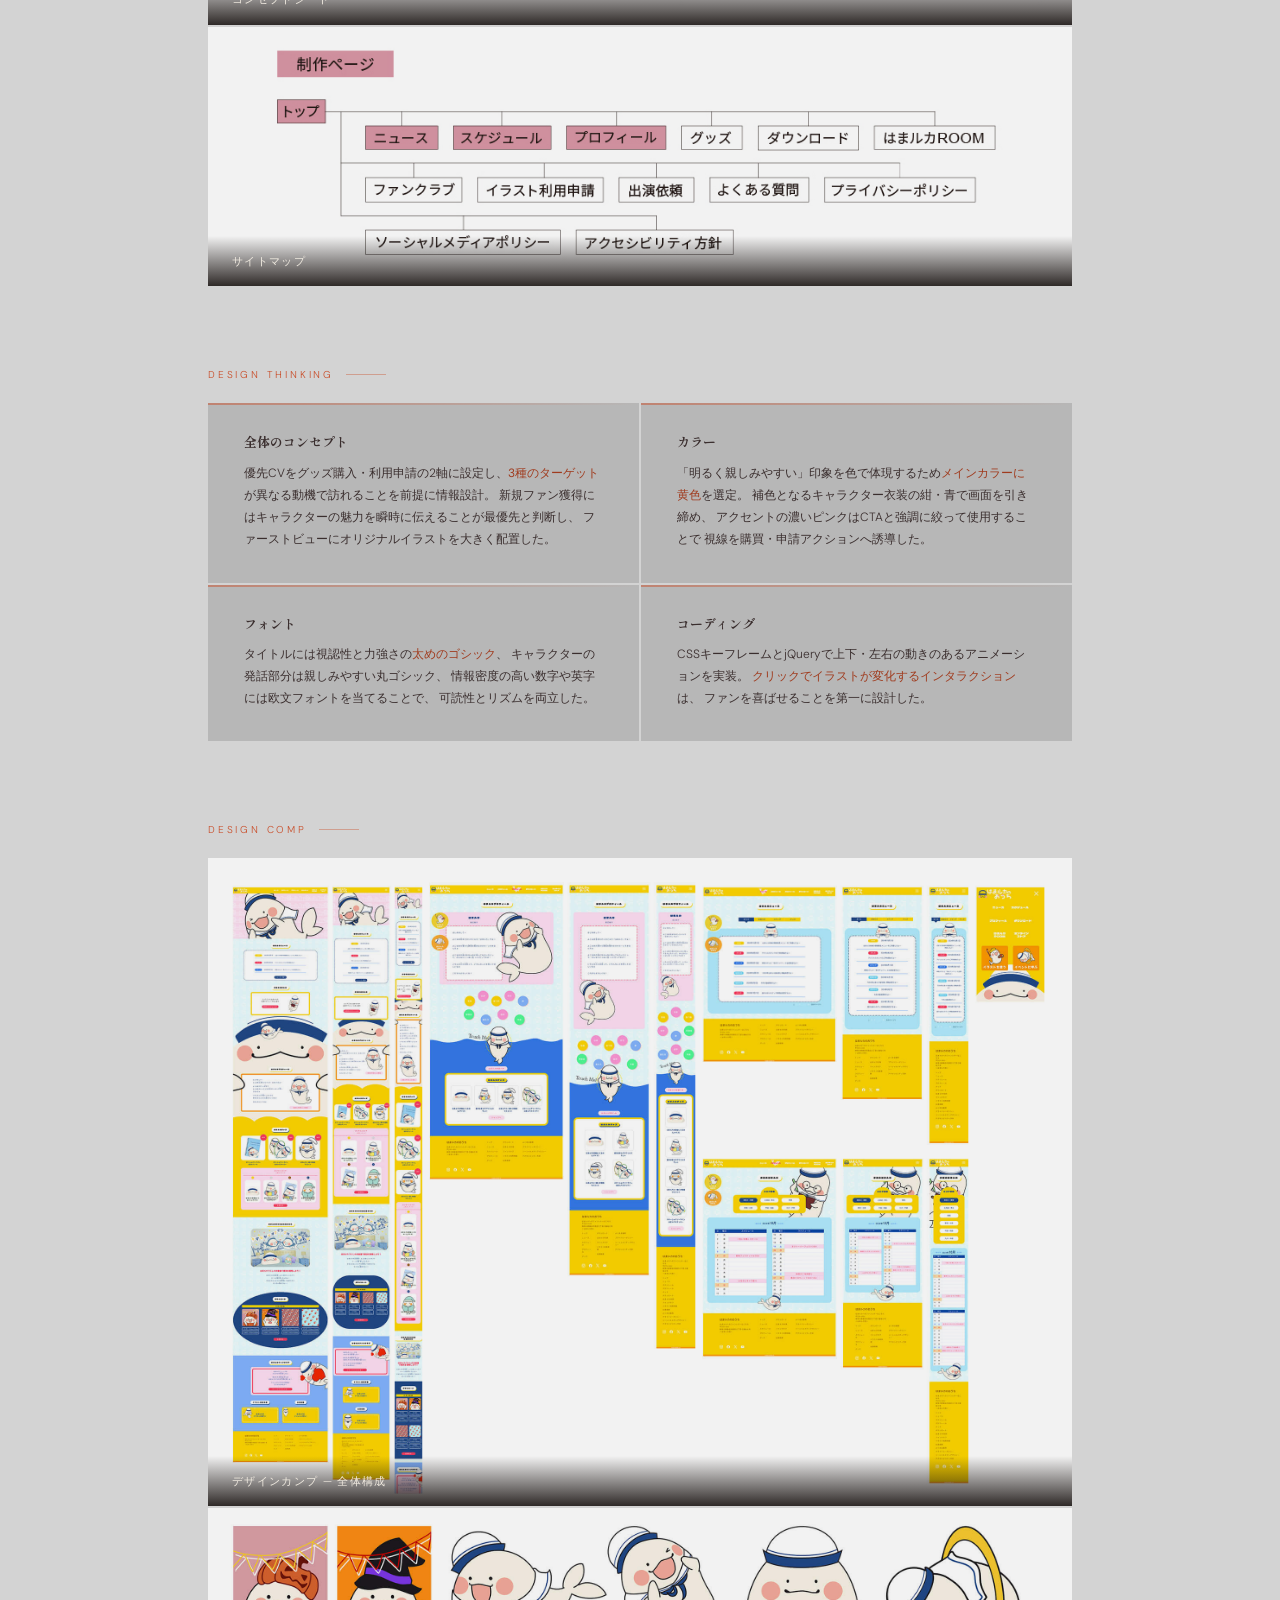
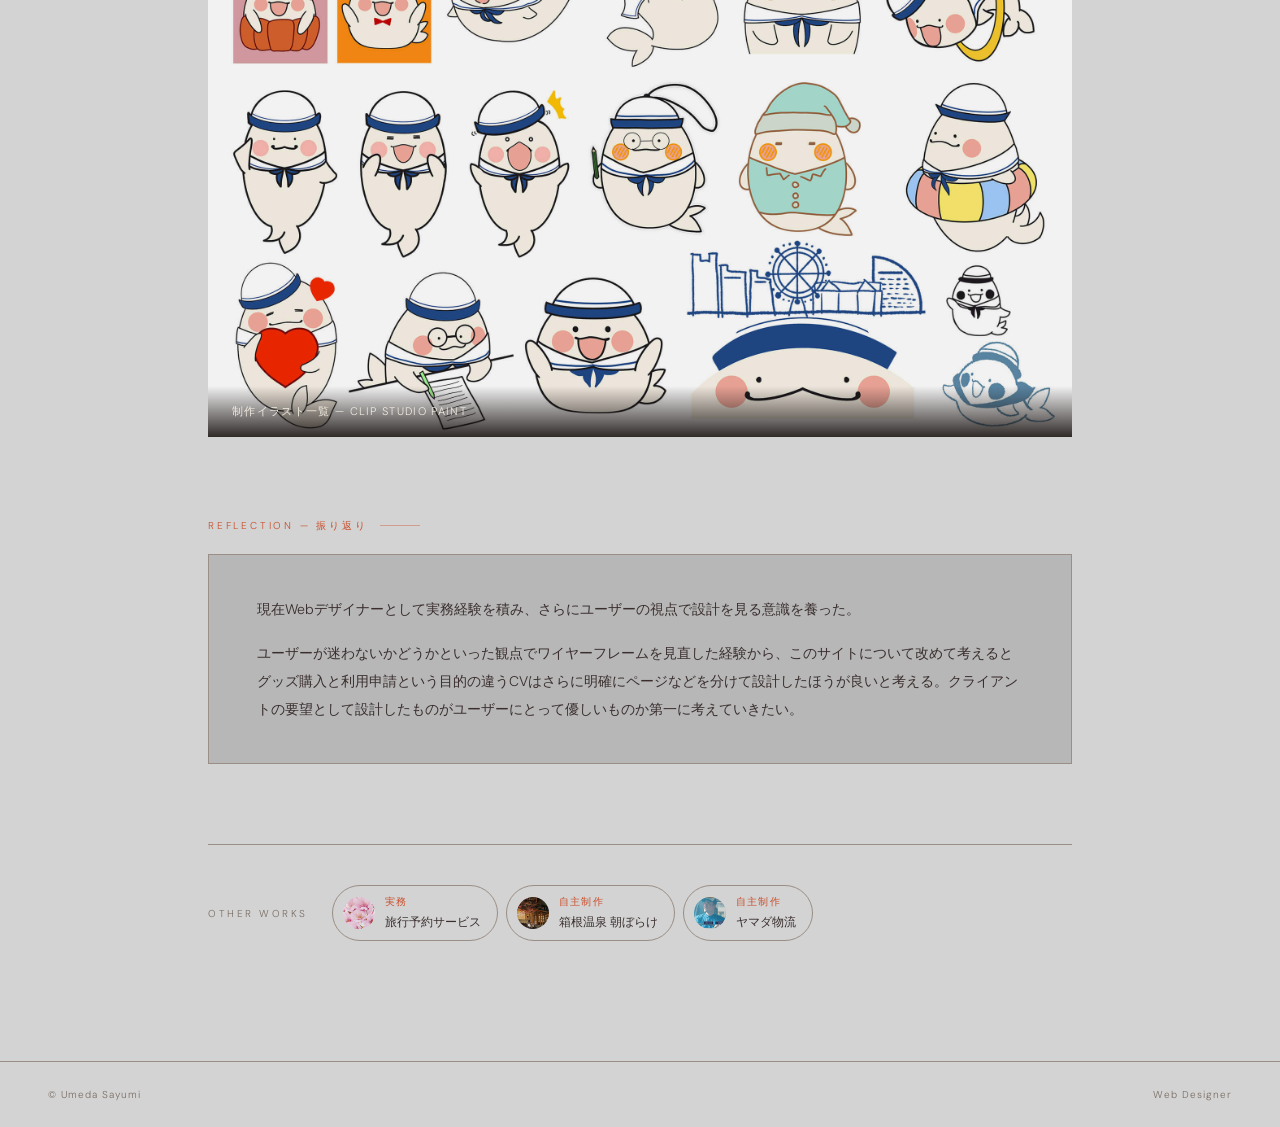
<file: works_web3.html>
<!DOCTYPE html>
<html lang="ja">

<head>
  <meta charset="UTF-8">
  <meta name="viewport" content="width=device-width, initial-scale=1.0">
  <meta name="robots" content="noindex,nofollow">
  <meta name="description" content="自主制作作品：架空のキャラクターサイト「はまルカのおうち」のWebサイトを制作しました。">
  <meta property="og:type" content="website">
  <meta property="og:title" content="ポートフォリオ | 梅田沙弓">
  <meta property="og:description" content="自主制作作品：架空のキャラクターサイト「はまルカのおうち」のWebサイトを制作しました。">
  <meta property="og:site_name" content="梅田沙弓のポートフォリオ">

  <title>Works — はまルカのおうち キャラクターWebサイト | 梅田沙弓</title>

  <link rel="preconnect" href="https://fonts.googleapis.com">
  <link
    href="https://fonts.googleapis.com/css2?family=Shippori+Mincho:wght@400;700&family=DM+Sans:ital,wght@0,300;0,400;0,500;1,300&family=Cormorant+Garamond:ital,wght@0,300;1,300&display=swap"
    rel="stylesheet">
    <link href="https://fonts.googleapis.com/css2?family=Noto+Serif+JP:wght@400;700&display=swap" rel="stylesheet">
  <link rel="stylesheet" href="css/reset.css">
  <link rel="stylesheet" href="css/style.css">
  <link rel="stylesheet" href="css/works-detail.css">
  <!-- ファビコン -->
  <link rel="shortcut icon" href="img/fav.ico">
</head>

<body>

  <header>
    <h1><a href="index.html" class="nav_logo">Umeda Sayumi</a></h1>
    <nav>
      <a href="index.html#works" class="nav_back">Works</a>
    </nav>
  </header>

  <!-- ヒーロー -->
  <section class="detail_hero">
    <div class="detail_hero_bg">
      <div class="detail_hero_bg_img" style="background-image:url('img/works3_fv.jpg');"></div>
      <div class="detail_hero_bg_grad"></div>
    </div>
    <div class="detail_hero_content">
      <div class="detail_hero_meta">
        <span class="detail_hero_badge">自主制作</span>
        <span class="detail_hero_badge_year">2024.08 — 10</span>
      </div>
      <h2 class="detail_hero_title">
        はまルカのおうち<br>
        キャラクターWebサイト
      </h2>
      <p class="detail_hero_subtitle">Character Website for Fans &amp; Brand Collaborations</p>
      <div class="detail_hero_tags">
        <span class="detail_tag active">企画</span>
        <span class="detail_tag active">ペルソナ設計</span>
        <span class="detail_tag active">情報設計</span>
        <span class="detail_tag active">イラスト制作</span>
        <span class="detail_tag">デザイン</span>
        <span class="detail_tag">HTML / SCSS / jQuery</span>
      </div>
    </div>
  </section>

  <!-- 公式サイトへのリンク -->
  <div class="detail_live_link_wrap">
    <a href="https://sayuume.github.io/portfolio/three/" target="_blank" rel="noopener" class="detail_live_link">
      <span class="dot"></span>
      実際のサイトを見る
    </a>
  </div>

  <!-- メインコンテンツ -->
  <main class="detail_main">

    <!-- 概要 -->
    <section class="detail_section reveal">
      <p class="detail_section_label">Overview</p>
      <div class="overview_grid">
        <div class="overview_item">
          <p class="overview_item_label">プロジェクト</p>
          <p class="overview_item_value">
            自主制作
            <small>キャラクターWebサイト</small>
          </p>
        </div>
        <div class="overview_item">
          <p class="overview_item_label">制作期間</p>
          <p class="overview_item_value">
            約1ヶ月半
            <small>2024.08.29 — 2024.10.01</small>
          </p>
        </div>
        <div class="overview_item">
          <p class="overview_item_label">担当範囲</p>
          <p class="overview_item_value">
            全工程
            <small>企画・設計・デザイン・実装・イラスト</small>
          </p>
        </div>
      </div>
    </section>

    <!-- キャラクター概要 -->
    <section class="detail_section reveal">
      <p class="detail_section_label">Character — キャラクターについて</p>
      <p class="hamaruka">
        横浜出身のシロイルカ「はまルカ」。ひとなつっこく明るい性格で、のんびりやさん。
        登場から<strong>10周年を迎え</strong>多くの人に愛されてきたキャラクター。横浜と言えば「はまルカ」と思い浮かべられる存在として、様々な企業とのコラボレーションも行っている。
      </p>
      <div class="detail_prose">
        <p>
          そんな架空のキャラクター「はまルカ」の公式Webサイトを、<strong>企画から実装・イラスト制作まで一人で完結させた</strong>。
        </p>
      </div>
    </section>

    <!-- 課題 -->
    <section class="detail_section reveal">
      <p class="detail_section_label">Challenge — 課題</p>
      <div class="detail_prose">
        <p>
          このサイトが達成すべきゴールは3つ。<span class="block">【コアファンの増加】</span><span class="block">【オフィシャルグッズの売上増加】</span><span
            class="block">【イラスト利用申請・出演依頼の増加】</span>
        </p>

        <p>
          しかも訪れるユーザーは、既存のコアファン・新規ユーザー・コラボ検討中の企業担当者という動機のまったく違う3種類。
        </p>
        <p>
          コアファンには「新鮮さ」を、新規ユーザーには「キャラクターへの共感」を、企業担当者には「信頼感と実績」を、それぞれ同じファーストビューから伝える必要があった。
        </p>
        <p>
          どこに<strong>誰のための情報を置くかという導線設計</strong>が、最大の課題だった。
        </p>
      </div>
    </section>

    <!-- ペルソナ -->
    <section class="detail_section reveal">
      <p class="detail_section_label">Personas — 想定ユーザー</p>
      <div class="persona_cards">
        <article class="persona_card">
          <p class="persona_card_role">新規ユーザー代表</p>
          <h3 class="persona_card_name">松田陽菜</h3>
          <p class="persona_card_meta">21歳 女性 / 大学3年生 / 埼玉県在住</p>
          <p class="persona_card_desc">
            サンリオキャラが好きでグッズ収集に関心が高い。
            スマホ中心の生活でInstagram・TikTok・Xをよく利用。
            <strong>「新しくて可愛い」キャラクターとの出会い</strong>を常に求めている層。
          </p>
        </article>
        <article class="persona_card">
          <p class="persona_card_role">コアファン代表</p>
          <h3 class="persona_card_name">佐藤まゆ子</h3>
          <p class="persona_card_meta">34歳 女性 / 地元スーパー勤務 / 横浜市在住</p>
          <p class="persona_card_desc">
            8年前のイベントで一目惚れして以来のコアファン。
            ファンミーティングにも参加し、新作グッズは基本すべて購入。
            <strong>「飽きのこないアウトプットと新しい体験」</strong>を期待している層。
          </p>
        </article>
        <article class="persona_card">
          <p class="persona_card_role">コラボ検討企業 代表</p>
          <h3 class="persona_card_name">山本孝由</h3>
          <p class="persona_card_meta">48歳 男性 / お菓子メーカー企画職 / 横浜市在住</p>
          <p class="persona_card_desc">
            自社商品PRのためゆるキャラとのコラボを企画中。
            <strong>「信頼できる実績と仕事の依頼窓口の明確さ」</strong>を重視。PC中心の閲覧で、情報の正確さ・わかりやすさが判断材料になる層。
          </p>
        </article>
      </div>
    </section>

    <!-- 解決 -->
    <section class="detail_section reveal">
      <p class="detail_section_label">Solution — 解決</p>
      <div class="detail_prose">
        <p>
          ファーストビューは<strong>「キャラクターに一目惚れさせること」</strong>に特化し、説明より感情を優先。大きなオリジナルイラストでキャラクターの存在感を全面に出した。
        </p>
        <p>
          スクロールに従って<strong>「キャラクターを知る→好きになる→行動する」</strong>
          という流れを設計。グッズ購入・利用申請という目的の異なる2つのCVへの導線は、それぞれ異なるセクションから自然につながる構造を考えた。
        </p>
        <p>
          クリックでイラストが変化するインタラクションは、ファンが<strong>「遊べる体験」</strong>を意図して実装。コアファンの滞在時間を伸ばし、愛着形成につなげることを狙う。
        </p>
      </div>
    </section>

    <!-- 設計資料ギャラリー -->
    <section class="detail_section reveal">
      <p class="detail_section_label">Planning &amp; Structure — 設計資料</p>
      <div class="gallery">
        <figure class="gallery_item">
          <img src="img/concept3.jpg" alt="はまルカのおうち コンセプトシート">
          <figcaption class="gallery_caption">コンセプトシート</figcaption>
        </figure>
        <figure class="gallery_item">
          <img src="img/sitemap3.jpg" alt="はまルカのおうち サイトマップ">
          <figcaption class="gallery_caption">サイトマップ</figcaption>
        </figure>
      </div>
    </section>

    <!-- デザイン解説 -->
    <section class="detail_section reveal">
      <p class="detail_section_label">Design Thinking</p>
      <div class="design_cards">
        <article class="design_card">
          <h3 class="design_card_title">全体のコンセプト</h3>
          <p class="design_card_body">
            優先CVをグッズ購入・利用申請の2軸に設定し、<strong>3種のターゲット</strong>
            が異なる動機で訪れることを前提に情報設計。
            新規ファン獲得にはキャラクターの魅力を瞬時に伝えることが最優先と判断し、
            ファーストビューにオリジナルイラストを大きく配置した。
          </p>
        </article>
        <article class="design_card">
          <h3 class="design_card_title">カラー</h3>
          <p class="design_card_body">
            「明るく親しみやすい」印象を色で体現するため<strong>メインカラーに黄色</strong>を選定。
            補色となるキャラクター衣装の紺・青で画面を引き締め、
            アクセントの濃いピンクはCTAと強調に絞って使用することで
            視線を購買・申請アクションへ誘導した。
          </p>
        </article>
        <article class="design_card">
          <h3 class="design_card_title">フォント</h3>
          <p class="design_card_body">
            タイトルには視認性と力強さの<strong>太めのゴシック</strong>、
            キャラクターの発話部分は親しみやすい丸ゴシック、
            情報密度の高い数字や英字には欧文フォントを当てることで、
            可読性とリズムを両立した。
          </p>
        </article>
        <article class="design_card">
          <h3 class="design_card_title">コーディング</h3>
          <p class="design_card_body">
            CSSキーフレームとjQueryで上下・左右の動きのあるアニメーションを実装。
            <strong>クリックでイラストが変化するインタラクション</strong>は、
            ファンを喜ばせることを第一に設計した。
          </p>
        </article>
      </div>
    </section>

    <!-- デザインカンプ -->
    <section class="detail_section reveal">
      <p class="detail_section_label">Design Comp</p>
      <div class="gallery">
        <figure class="gallery_item">
          <img src="img/dc3.jpg" alt="はまルカのおうち デザインカンプ">
          <figcaption class="gallery_caption">デザインカンプ — 全体構成</figcaption>
        </figure>
        <figure class="gallery_item">
          <img src="img/hama_illust.jpg" alt="はまルカ オリジナルイラスト一覧">
          <figcaption class="gallery_caption">制作イラスト一覧 — CLIP STUDIO PAINT</figcaption>
        </figure>
      </div>
    </section>

    <!-- 振り返り -->
    <section class="detail_section reveal">
      <p class="detail_section_label">Reflection — 振り返り</p>
      <div class="reflection">
        <p class="reflection_text">
          現在Webデザイナーとして実務経験を積み、さらにユーザーの視点で設計を見る意識を養った。
        </p>
        <p class="reflection_text">ユーザーが迷わないかどうかといった観点でワイヤーフレームを見直した経験から、このサイトについて改めて考えるとグッズ購入と利用申請という目的の違うCVはさらに明確にページなどを分けて設計したほうが良いと考える。クライアントの要望として設計したものがユーザーにとって優しいものか第一に考えていきたい。</p>
      </div>
    </section>

    <!-- 次の作品 -->
    <nav class="next_works reveal">
      <p class="next_works_title">Other Works</p>
      <div class="next_works_list">
        <a href="works_web5.html" class="next_work_item">
          <img class="next_work_thumb" src="img/works-thumb10_2.jpg" alt="旅行予約サービス">
          <div class="next_work_info">
            <span class="next_work_label">実務</span>
            <span class="next_work_name">旅行予約サービス</span>
          </div>
        </a>
        <a href="works_web2.html" class="next_work_item">
          <img class="next_work_thumb" src="img/works-thumb2_2.jpg" alt="箱根温泉朝ぼらけ">
          <div class="next_work_info">
            <span class="next_work_label">自主制作</span>
            <span class="next_work_name">箱根温泉 朝ぼらけ</span>
          </div>
        </a>
        <a href="works_web1.html" class="next_work_item">
          <img class="next_work_thumb" src="img/works-thumb3_2.jpg" alt="ヤマダ物流">
          <div class="next_work_info">
            <span class="next_work_label">自主制作</span>
            <span class="next_work_name">ヤマダ物流</span>
          </div>
        </a>
      </div>
    </nav>

  </main>

  <footer>
    <span>© Umeda Sayumi</span>
    <span>Web Designer</span>
  </footer>

  <script src="js/script.js"></script>
</body>

</html>
</file>
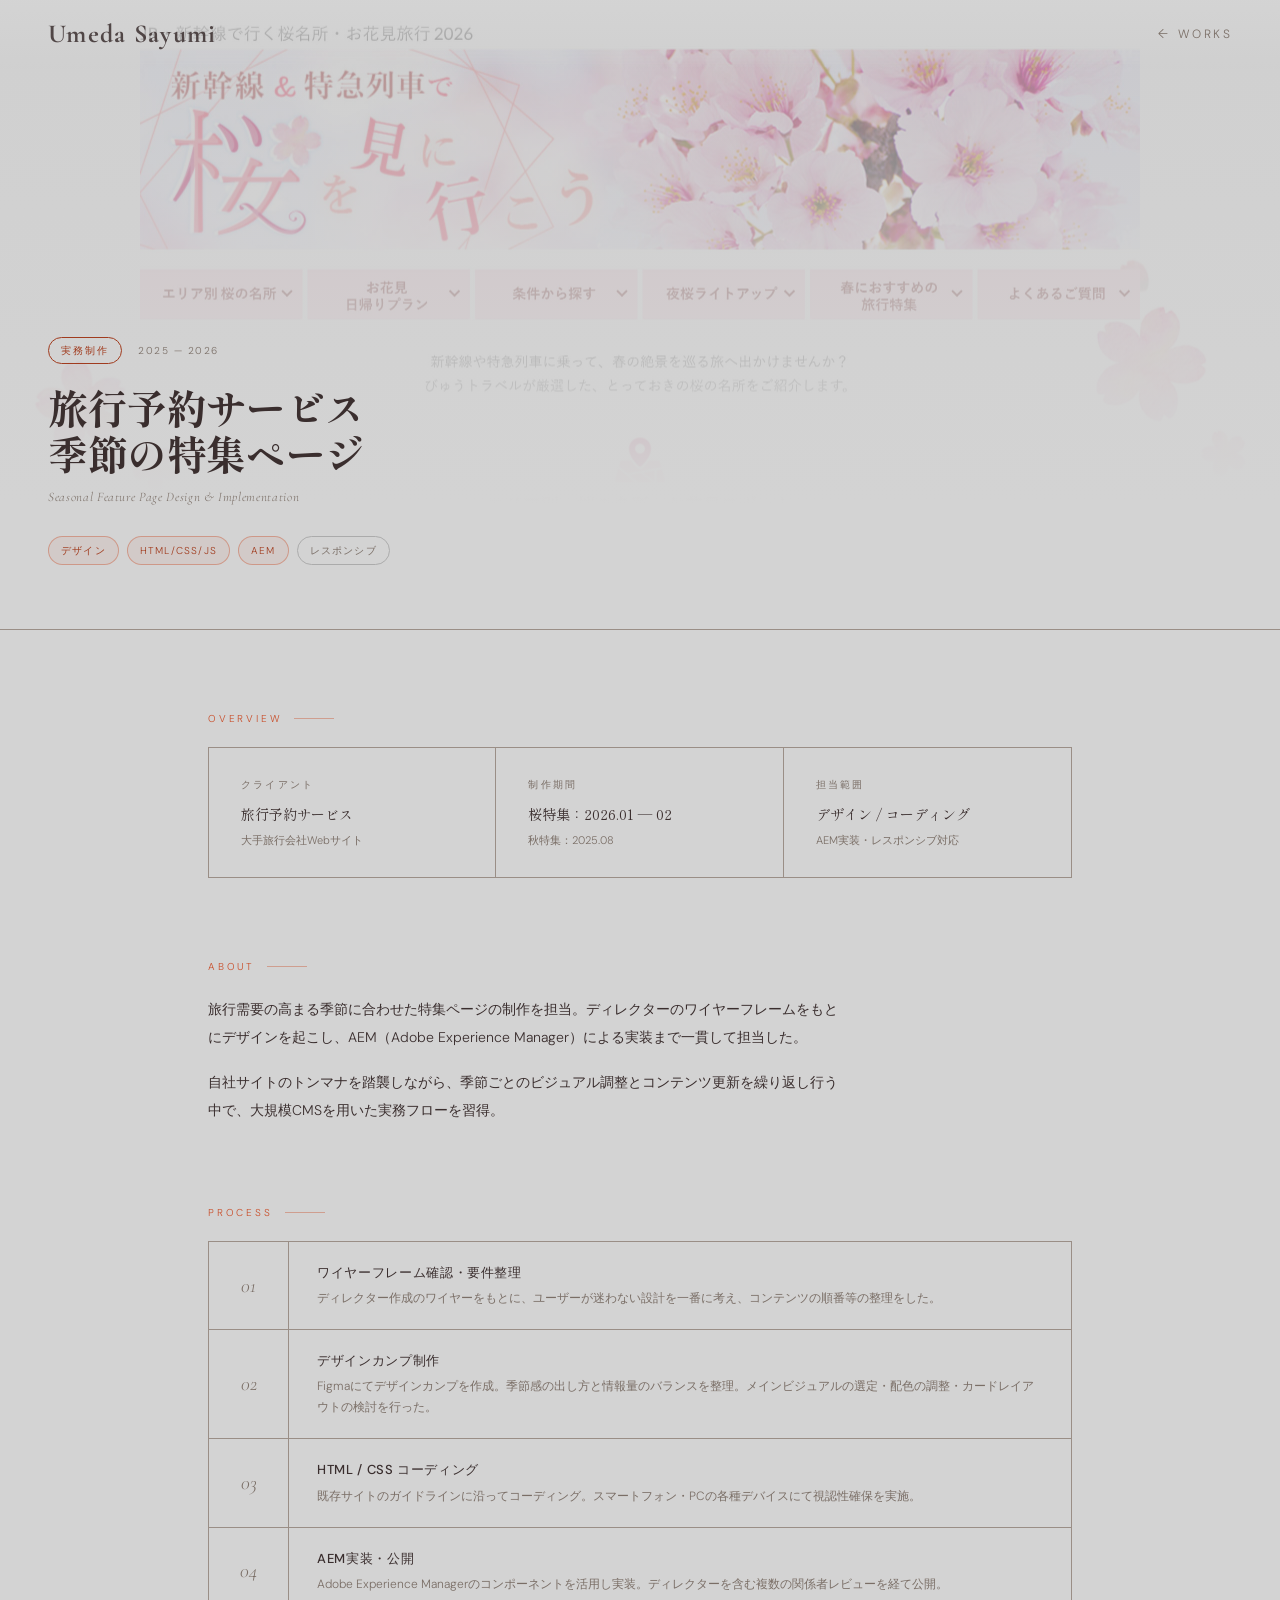
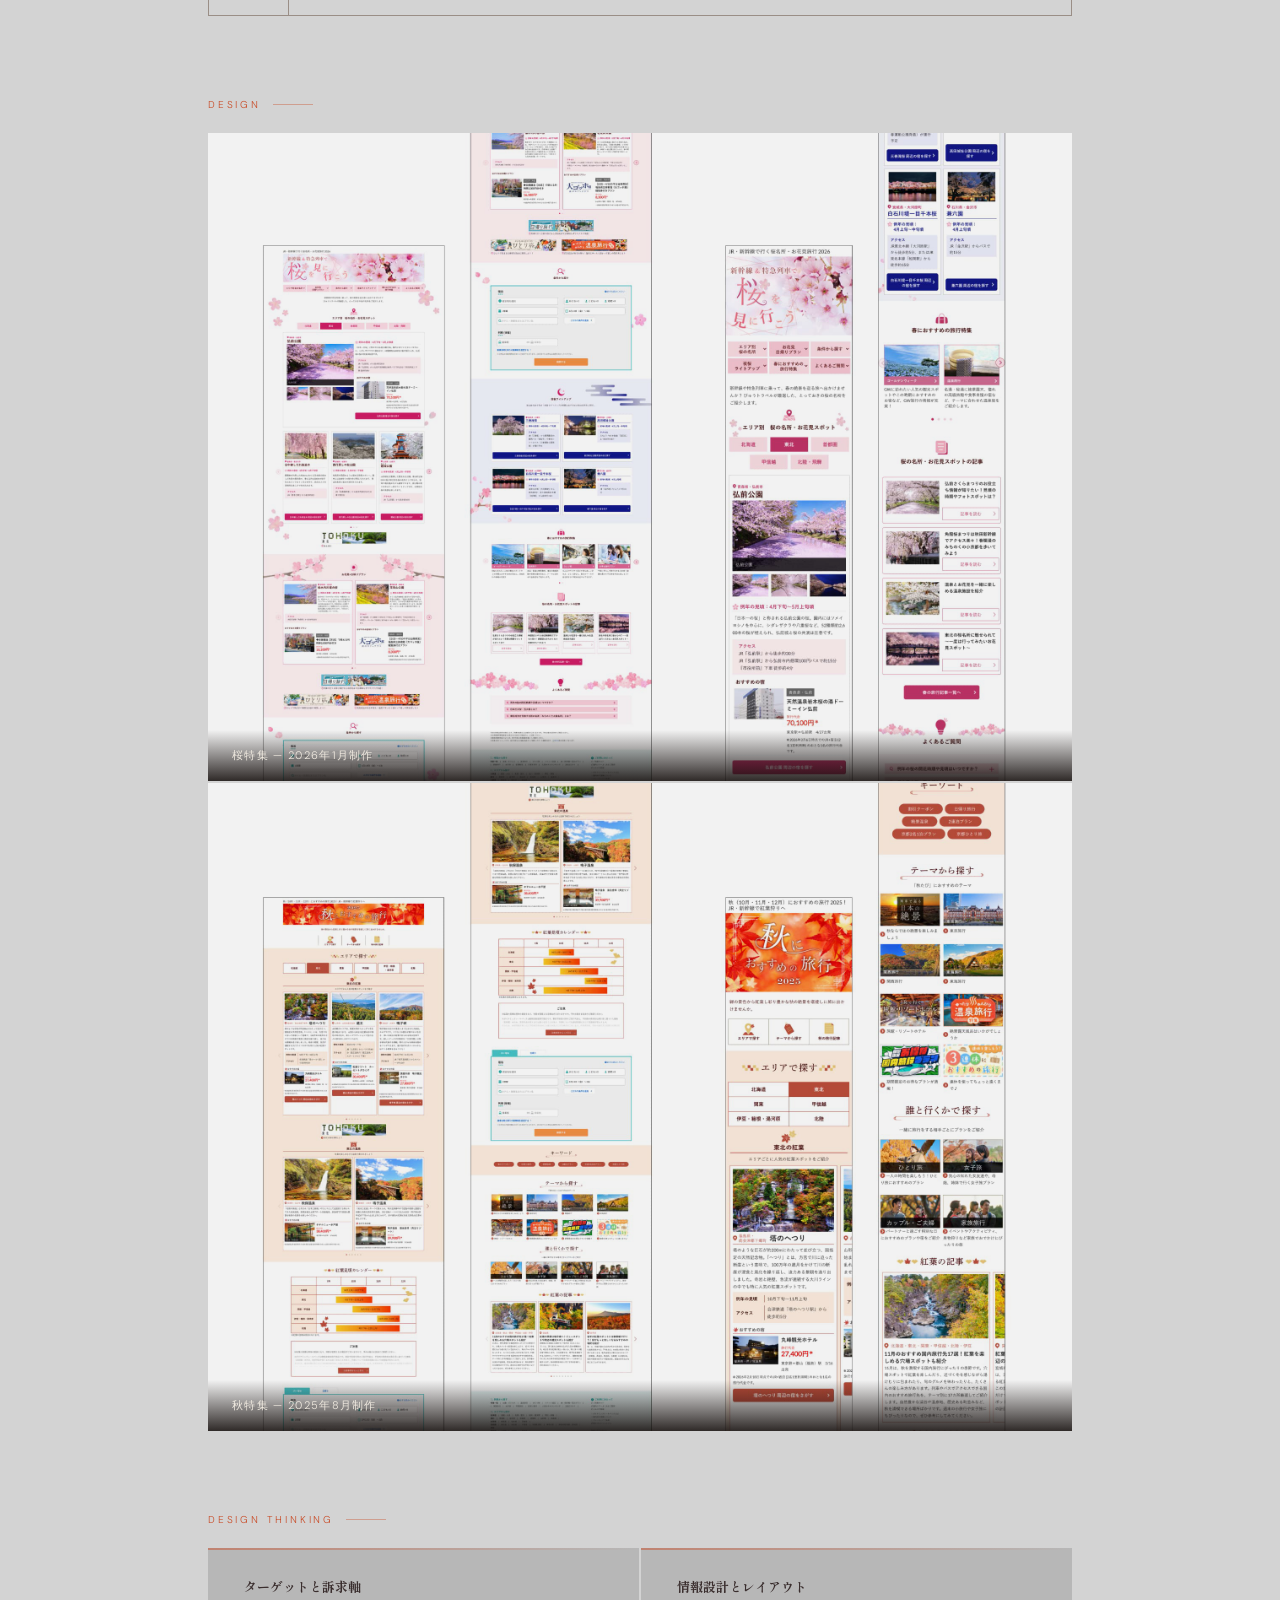
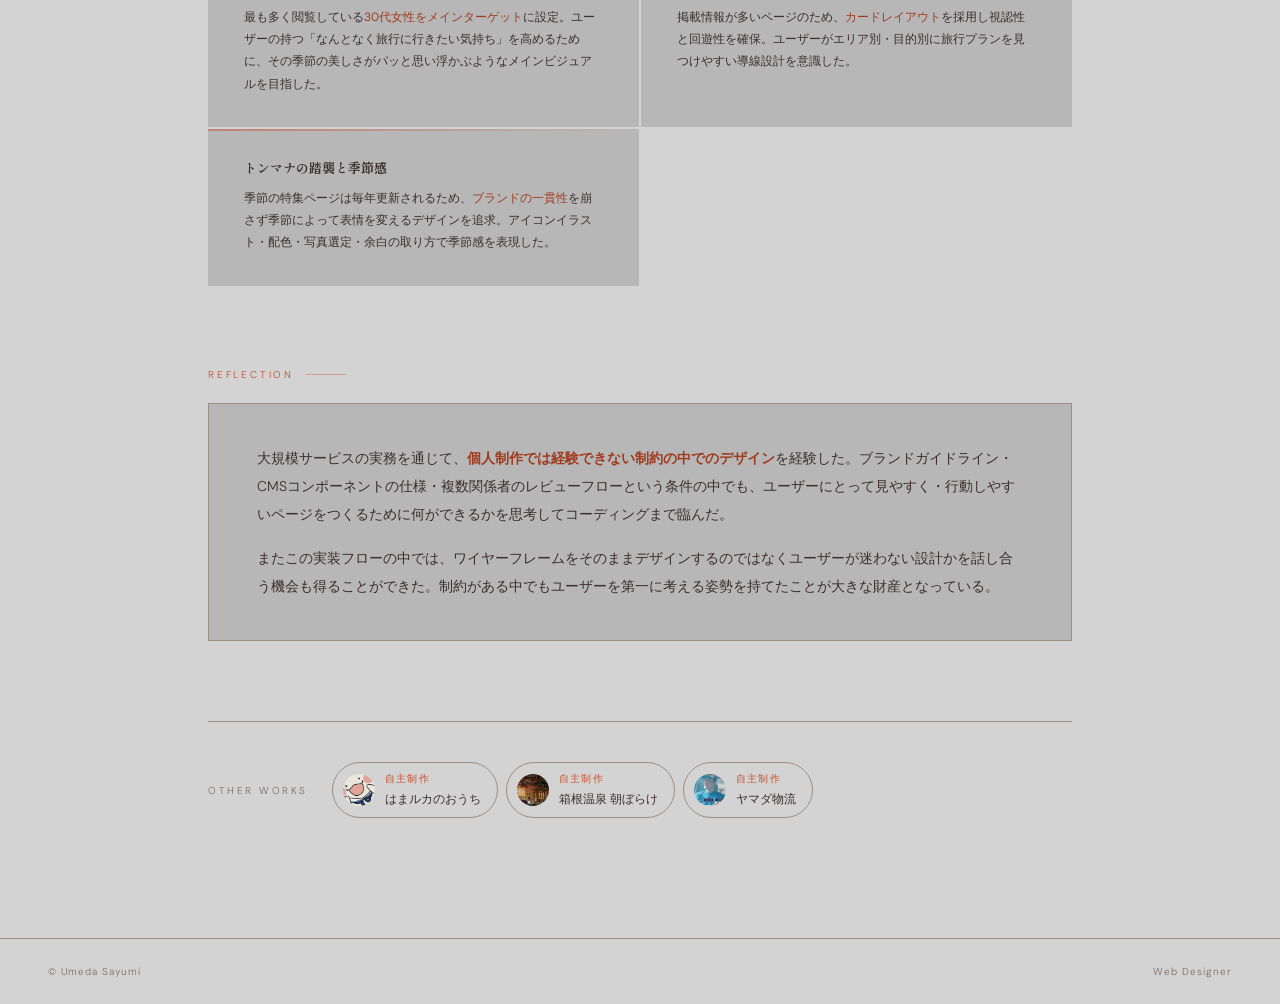
<file: works_web5.html>
<!DOCTYPE html>
<html lang="ja">
<head>
<meta charset="UTF-8">
<meta name="viewport" content="width=device-width, initial-scale=1.0">
<meta name="robots" content="noindex,nofollow">
<meta name="description" content="実務実績 | 旅行予約サービス 季節の特集ページ">
<meta property="og:type" content="website">
<meta property="og:title" content="ポートフォリオ | 梅田沙弓">
<meta property="og:description" content="実務実績 | 旅行予約サービス 季節の特集ページ">
<meta property="og:site_name" content="梅田沙弓のポートフォリオ">

<title>Works — 旅行予約サービス 季節の特集ページ | 梅田沙弓</title>

<link rel="preconnect" href="https://fonts.googleapis.com">
<link href="https://fonts.googleapis.com/css2?family=Shippori+Mincho:wght@400;700&family=DM+Sans:ital,wght@0,300;0,400;0,500;1,300&family=Cormorant+Garamond:ital,wght@0,300;1,300&display=swap" rel="stylesheet">
<link href="https://fonts.googleapis.com/css2?family=Noto+Serif+JP:wght@400;700&display=swap" rel="stylesheet">
<link rel="stylesheet" href="css/reset.css">
<link rel="stylesheet" href="css/style.css">
<link rel="stylesheet" href="css/works-detail.css">
  <!-- ファビコン -->
  <link rel="shortcut icon" href="img/fav.ico">
</head>
<body>

<header>
  <h1><a href="index.html" class="nav_logo">Umeda Sayumi</a></h1>
  <nav>
    <a href="index.html#works" class="nav_back">Works</a>
  </nav>
</header>

<!-- ヒーロー -->
<section class="detail_hero">
  <div class="detail_hero_bg">
    <div class="detail_hero_bg_img" style="background-image:url('img/works5_fv.jpg');"></div>
    <div class="detail_hero_bg_grad"></div>
  </div>
  <div class="detail_hero_content">
    <div class="detail_hero_meta">
      <span class="detail_hero_badge">実務制作</span>
      <span class="detail_hero_badge_year">2025 — 2026</span>
    </div>
    <h2 class="detail_hero_title">
      旅行予約サービス<br>
      季節の特集ページ
    </h2>
    <p class="detail_hero_subtitle">Seasonal Feature Page Design &amp; Implementation</p>
    <div class="detail_hero_tags">
      <span class="detail_tag active">デザイン</span>
      <span class="detail_tag active">HTML/CSS/JS</span>
      <span class="detail_tag active">AEM</span>
      <span class="detail_tag">レスポンシブ</span>
    </div>
  </div>
</section>

<!-- メインコンテンツ -->
<main class="detail_main">

  <!-- 概要 -->
  <section class="detail_section reveal">
    <p class="detail_section_label">Overview</p>
    <div class="overview_grid">
      <div class="overview_item">
        <p class="overview_item_label">クライアント</p>
        <p class="overview_item_value">
          旅行予約サービス
          <small>大手旅行会社Webサイト</small>
        </p>
      </div>
      <div class="overview_item">
        <p class="overview_item_label">制作期間</p>
        <p class="overview_item_value">
          桜特集：2026.01 — 02
          <small>秋特集：2025.08</small>
        </p>
      </div>
      <div class="overview_item">
        <p class="overview_item_label">担当範囲</p>
        <p class="overview_item_value">
          デザイン / コーディング
          <small>AEM実装・レスポンシブ対応</small>
        </p>
      </div>
    </div>
  </section>

  <!-- サイト概要テキスト -->
  <section class="detail_section reveal">
    <p class="detail_section_label">About</p>
    <div class="detail_prose">
      <p>
        旅行需要の高まる季節に合わせた特集ページの制作を担当。ディレクターのワイヤーフレームをもとにデザインを起こし、AEM（Adobe Experience Manager）による実装まで一貫して担当した。
      </p>
      <p>自社サイトのトンマナを踏襲しながら、季節ごとのビジュアル調整とコンテンツ更新を繰り返し行う中で、大規模CMSを用いた実務フローを習得。</p>
    </div>
  </section>

  <!-- 制作フロー -->
  <section class="detail_section reveal">
    <p class="detail_section_label">Process</p>
    <ol class="flow">
      <li class="flow_item">
        <div class="flow_num">01</div>
        <div class="flow_body">
          <p class="flow_title">ワイヤーフレーム確認・要件整理</p>
          <p class="flow_desc">ディレクター作成のワイヤーをもとに、ユーザーが迷わない設計を一番に考え、コンテンツの順番等の整理をした。</p>
        </div>
      </li>
      <li class="flow_item">
        <div class="flow_num">02</div>
        <div class="flow_body">
          <p class="flow_title">デザインカンプ制作</p>
          <p class="flow_desc">Figmaにてデザインカンプを作成。季節感の出し方と情報量のバランスを整理。メインビジュアルの選定・配色の調整・カードレイアウトの検討を行った。</p>
        </div>
      </li>
      <li class="flow_item">
        <div class="flow_num">03</div>
        <div class="flow_body">
          <p class="flow_title">HTML / CSS コーディング</p>
          <p class="flow_desc">既存サイトのガイドラインに沿ってコーディング。スマートフォン・PCの各種デバイスにて視認性確保を実施。</p>
        </div>
      </li>
      <li class="flow_item">
        <div class="flow_num">04</div>
        <div class="flow_body">
          <p class="flow_title">AEM実装・公開</p>
          <p class="flow_desc">Adobe Experience Managerのコンポーネントを活用し実装。ディレクターを含む複数の関係者レビューを経て公開。</p>
        </div>
      </li>
    </ol>
  </section>

  <!-- 制作画面 -->
  <section class="detail_section reveal">
    <p class="detail_section_label">Design</p>
    <div class="gallery">
      <figure class="gallery_item">
        <img src="img/dc5_1.jpg" alt="桜特集デザインカンプ">
        <figcaption class="gallery_caption">桜特集 — 2026年1月制作</figcaption>
      </figure>
      <figure class="gallery_item">
        <img src="img/dc5_2.jpg" alt="秋特集デザインカンプ">
        <figcaption class="gallery_caption">秋特集 — 2025年8月制作</figcaption>
      </figure>
    </div>
  </section>

  <!-- デザイン解説 -->
  <section class="detail_section reveal">
    <p class="detail_section_label">Design Thinking</p>
    <div class="design_cards">
      <article class="design_card">
        <h3 class="design_card_title">ターゲットと訴求軸</h3>
        <p class="design_card_body">
          最も多く閲覧している<strong>30代女性をメインターゲット</strong>に設定。ユーザーの持つ「なんとなく旅行に行きたい気持ち」を高めるために、その季節の美しさがパッと思い浮かぶようなメインビジュアルを目指した。
        </p>
      </article>
      <article class="design_card">
        <h3 class="design_card_title">情報設計とレイアウト</h3>
        <p class="design_card_body"> 掲載情報が多いページのため、<strong>カードレイアウト</strong>を採用し視認性と回遊性を確保。ユーザーがエリア別・目的別に旅行プランを見つけやすい導線設計を意識した。
        </p>
      </article>
      <article class="design_card">
        <h3 class="design_card_title">トンマナの踏襲と季節感</h3>
        <p class="design_card_body">
          季節の特集ページは毎年更新されるため、<strong>ブランドの一貫性</strong>を崩さず季節によって表情を変えるデザインを追求。アイコンイラスト・配色・写真選定・余白の取り方で季節感を表現した。
        </p>
      </article>
    </div>
  </section>

  <!-- 振り返り -->
  <section class="detail_section reveal">
    <p class="detail_section_label">Reflection</p>
    <div class="reflection">
      <p class="reflection_text">大規模サービスの実務を通じて、<strong>個人制作では経験できない制約の中でのデザイン</strong>を経験した。ブランドガイドライン・CMSコンポーネントの仕様・複数関係者のレビューフローという条件の中でも、ユーザーにとって見やすく・行動しやすいページをつくるために何ができるかを思考してコーディングまで臨んだ。
      </p>
      <p class="reflection_text">またこの実装フローの中では、ワイヤーフレームをそのままデザインするのではなくユーザーが迷わない設計かを話し合う機会も得ることができた。制約がある中でもユーザーを第一に考える姿勢を持てたことが大きな財産となっている。
      </p>
    </div>
  </section>

  <!-- 次の作品 -->
  <nav class="next_works reveal">
    <p class="next_works_title">Other Works</p>
    <div class="next_works_list">
      <a href="works_web3.html" class="next_work_item">
        <img class="next_work_thumb" src="img/works-thumb1_2.jpg" alt="はまルカのおうち">
        <div class="next_work_info">
          <span class="next_work_label">自主制作</span>
          <span class="next_work_name">はまルカのおうち</span>
        </div>
      </a>
      <a href="works_web2.html" class="next_work_item">
        <img class="next_work_thumb" src="img/works-thumb2_2.jpg" alt="箱根温泉朝ぼらけ">
        <div class="next_work_info">
          <span class="next_work_label">自主制作</span>
          <span class="next_work_name">箱根温泉 朝ぼらけ</span>
        </div>
      </a>
      <a href="works_web1.html" class="next_work_item">
        <img class="next_work_thumb" src="img/works-thumb3_2.jpg" alt="ヤマダ物流">
        <div class="next_work_info">
          <span class="next_work_label">自主制作</span>
          <span class="next_work_name">ヤマダ物流</span>
        </div>
      </a>
    </div>
  </nav>

</main>

<footer>
  <span>© Umeda Sayumi</span>
  <span>Web Designer</span>
</footer>

<script src="js/script.js"></script>
</body>
</html>
</file>
<file: css/style.css>
@charset "utf-8";

/* ============================================================
   変数定義
   --bg / --bg2       : 背景色（ライトグレー系）
   --coral / --accent : アクセントカラー
   --text             : 本文テキスト（暗色・ライト背景用）
   --text-on-dark     : カードオーバーレイなど暗背景上のテキスト（白系）
   --muted            : 補足テキスト
   --border           : ボーダー・区切り線
   --overlay          : カードオーバーレイグラデーション用
============================================================ */

:root {
  --bg: #D3D3D3;
  --bg2: #B7B7B7;
  --bg3: #C8C8C8;
  --coral: #C94E2A;
  --coral-dim: #A03B1E;
  --accent: #A78BFA;
  --text: #3A2E2E;
  --text-on-dark: #F0EAE0;
  --muted: #7A6E66;
  --border: #ABABAB;
  --line: 1px solid #9A8E86;
  --overlay: rgba(20, 14, 12, 0.88);
}

/* ============================================================
   ベース
============================================================ */

*, *::before, *::after {
  box-sizing: border-box;
  margin: 0;
  padding: 0;
}

html {
  scroll-behavior: smooth;
}

body {
  background: var(--bg);
  color: var(--text);
  font-family: 'DM Sans', sans-serif;
  font-weight: 300;
  line-height: 1.7;
  overflow-x: hidden;
}

a {
  text-decoration: none;
  color: inherit;
}

/* ============================================================
   ヘッダー / ナビ
============================================================ */

header {
  position: fixed;
  top: 0;
  left: 0;
  right: 0;
  z-index: 200;
  display: flex;
  justify-content: space-between;
  align-items: center;
  padding: 20px 48px;
  background: linear-gradient(var(--bg), rgba(211, 211, 211, 0));
}

.nav_logo {
  font-family: 'Cormorant Garamond', serif;
  font-size: 2.6rem;
  letter-spacing: .05em;
  color: var(--text);
  opacity: .85;
}

.nav_links {
  display: flex;
  gap: 40px;
  list-style: none;
}

.nav_links a {
  font-size: 1.4rem;
  letter-spacing: .2em;
  color: var(--muted);
  transition: color .2s;
}

@media (any-hover: hover) {
  .nav_links a:hover {
    color: var(--coral);
  }
}

/* ============================================================
   ヒーロー
============================================================ */

.hero {
  min-height: 100vh;
  display: grid;
  grid-template-columns: 1fr 1fr;
  position: relative;
  overflow: hidden;
}

.hero_divider {
  position: absolute;
  top: 0;
  bottom: 0;
  left: 50%;
  width: 1px;
  background: var(--border);
  z-index: 3;
}

.hero_left {
  display: flex;
  flex-direction: column;
  justify-content: flex-end;
  padding: 0 48px 80px 48px;
  position: relative;
  z-index: 2;
}

.hero_eyebrow {
  font-size: 1.2rem;
  letter-spacing: .3em;
  text-transform: uppercase;
  color: var(--coral-dim);
  margin-bottom: 24px;
  opacity: 0;
  animation: fadeUp .8s ease .3s forwards;
}

.hero_name {
  font-family: sans-serif;
  font-weight: 400;
  font-size: clamp(3.5rem, 8vw, 7rem);
  line-height: 1.05;
  letter-spacing: -.01em;
  color: var(--text);
  margin-bottom: 12px;
  opacity: 0;
  animation: fadeUp .9s ease .5s forwards;
}

.hero_name span {
  display: block;
  font-family: 'Cormorant Garamond', serif;
  font-weight: 300;
  font-size: clamp(1.1rem, 2.5vw, 1.6rem);
  color: var(--muted);
  letter-spacing: .1em;
  margin-top: 8px;
}

.hero_desc {
  font-size: 1.2rem;
  color: var(--text);
  margin-top: 28px;
  line-height: 1.8;
  opacity: 0;
  animation: fadeUp 1s ease .7s forwards;
}

.hero_desc strong {
  color: var(--coral-dim);
  font-weight: 400;
}

.hero_tags {
  display: flex;
  flex-wrap: wrap;
  gap: 10px;
  margin-top: 32px;
  opacity: 0;
  animation: fadeUp 1s ease .9s forwards;
}

.hero_tag {
  border: 1px solid var(--border);
  padding: 6px 14px;
  font-size: .9rem;
  letter-spacing: .15em;
  text-transform: uppercase;
  color: var(--muted);
  border-radius: 100px;
}

.hero_tag.highlight {
  border-color: var(--coral-dim);
  color: var(--coral-dim);
  background: rgba(201, 78, 42, .06);
}

.hero_scroll {
  margin-top: 64px;
  display: flex;
  align-items: center;
  gap: 14px;
  font-size: 1rem;
  letter-spacing: .25em;
  text-transform: uppercase;
  color: var(--muted);
  opacity: 0;
  animation: fadeUp 1s ease 1.1s forwards;
}

.hero_scroll_line {
  width: 1px;
  height: 48px;
  background: var(--border);
  position: relative;
  overflow: hidden;
}

.hero_scroll_line::after {
  content: '';
  position: absolute;
  top: -100%;
  left: 0;
  width: 100%;
  height: 100%;
  background: var(--coral);
  animation: lineSlide 3s ease .5s infinite;
}

.hero_right {
  position: relative;
  overflow: hidden;
}

.hero_art {
  position: absolute;
  inset: 0;
  background: var(--bg2);
  display: flex;
  align-items: center;
  justify-content: center;
  opacity: 0;
  animation: fadeIn 1.2s ease .4s forwards;
}

.hero_art_placeholder {
  width: 100%;
  height: 100%;
  background-image: url(../img/works3_fv.jpg);
  background-repeat: no-repeat;
  background-size: cover;
  background-position: left;
}

.hero_art::before {
  content: '';
  position: absolute;
  top: 24px;
  right: 24px;
  width: 80px;
  height: 80px;
  border-top: 1px solid var(--border);
  border-right: 1px solid var(--border);
}

.hero_art::after {
  content: '';
  position: absolute;
  bottom: 24px;
  left: 24px;
  width: 80px;
  height: 80px;
  border-bottom: 1px solid var(--border);
  border-left: 1px solid var(--border);
}

/* ============================================================
   Works セクション
============================================================ */

.works {
  padding: 140px 48px 120px;
}

.section_header {
  display: flex;
  align-items: baseline;
  justify-content: space-between;
  margin-bottom: 56px;
  padding-bottom: 20px;
  border-bottom: var(--line);
}

.section_title {
  font-family: 'Cormorant Garamond', serif;
  font-size: clamp(2rem, 4vw, 3rem);
  font-weight: 300;
  letter-spacing: .02em;
  color: var(--text);
}

.section_count {
  font-size: 1.2rem;
  letter-spacing: .2em;
  text-transform: uppercase;
  color: var(--muted);
}

/* カード共通 */
.work_card {
  position: relative;
  overflow: hidden;
  background: var(--bg2);
  display: block;
}

.work_card__large {
  aspect-ratio: 16/9;
}

.work_card__medium {
  aspect-ratio: 4/3;
}

.work_card__small {
  aspect-ratio: 4/3;
}

/* グリッド行 */
.grid_row_1 {
  display: grid;
  grid-template-columns: 1.6fr 1fr;
  gap: 2px;
  margin-bottom: 2px;
}

.grid_row_2 {
  display: grid;
  grid-template-columns: 1fr 1fr 1fr 1fr;
  gap: 2px;
  margin-bottom: 2px;
}

/* サムネイル */
.thumb_placeholder {
  width: 100%;
  height: 100%;
  display: flex;
  align-items: center;
  justify-content: center;
}

.thumb_placeholder img {
  width: 100%;
  height: 100%;
  object-fit: cover;
  object-position: top;
  filter: saturate(.9);
  transition: transform .7s cubic-bezier(.25, .46, .45, .94), filter .5s ease;

}

.work_card_info {
  position: absolute;
  bottom: 0;
  left: 0;
  right: 0;
  padding: 16px 28px;
  background: linear-gradient(transparent, var(--overlay));
  transform: translateY(6px);
  transition: transform .4s ease;
}

.work_card_tag {
  width: fit-content;
  padding: 0 6px;
  border-radius: 10px;
  font-size: .9rem;
  letter-spacing: .2em;
  text-transform: uppercase;
  color: #fff;
  background-color: var(--text);
  margin-bottom: 5px;
}

.work_card_title {
  font-family: "Noto Serif", "Noto Serif JP", serif;
  font-size: 1.4rem;
  /* font-weight: 400; */
  line-height: 1.4;
  /* margin-bottom: 3px; */
  color: var(--text-on-dark);
}

.work_card_sub {
  font-size: 1rem;
  color: rgba(240, 234, 224, .65);
}


/* Galleryバッジ */
.modal_badge {
  position: absolute;
  top: 10px;
  left: 10px;
  font-size: .8rem;
  letter-spacing: .15em;
  text-transform: uppercase;
  color: #fff;
  border: 1px solid rgba(167, 139, 250, .4);
  padding: 8px 16px;
  border-radius: 100px;
  background: rgba(20, 14, 12, .6);
  backdrop-filter: blur(4px);
  z-index: 2;
}

/* hover */
@media (any-hover: hover) {
  .work_card:hover .thumb_placeholder img {
    transform: scale(1.05);
    filter: saturate(.8);
  }

  .work_card:hover .work_card_info {
    transform: translateY(0);
  }

  .work_card:hover .work_card_arrow {
    opacity: 1;
    transform: translateY(0);
  }
}

/* ============================================================
   フィーチャード（はまルカ）
============================================================ */

.featured {
  margin-top: 32px;
  background: var(--bg2);
  border: var(--line);
  padding: 48px;
  display: grid;
  grid-template-columns: 1fr 1fr;
  gap: 48px;
  align-items: center;
  position: relative;
  overflow: hidden;
}

.featured::before {
  content: 'Featured';
  position: absolute;
  top: 28px;
  right: 28px;
  font-size: .58rem;
  letter-spacing: .2em;
  text-transform: uppercase;
  color: var(--accent);
  border: 1px solid rgba(167, 139, 250, .3);
  padding: 4px 12px;
  opacity: .7;
}

.featured_label {
  font-size: 1.2rem;
  letter-spacing: .15em;
  color: var(--coral);
  margin-bottom: 14px;
}

.featured_title {
  font-family: 'Shippori Mincho', serif;
  font-family: "Noto Serif JP", serif;
  font-size: clamp(2.5rem, 2.5vw, 3.2rem);
  font-weight: 400;
  line-height: 1.2;
  margin-bottom: 14px;
  color: var(--text);
}

.featured_body {
  font-size: 1.4rem;
  color: var(--text);
  line-height: 1.85;
  margin-bottom: 24px;
}

.featured_body strong {
  color: var(--coral-dim);
  font-weight: 400;
}

.featured_chips {
  display: flex;
  flex-wrap: wrap;
  gap: 6px;
}

.chip {
  font-size: .9rem;
  letter-spacing: .1em;
  text-transform: uppercase;
  color: var(--muted);
  border: 1px solid var(--border);
  padding: 4px 10px;
  background-color: #d8d8d8;
}

.featured_link {
  display: inline-flex;
  align-items: center;
  gap: 8px;
  margin-top: 24px;
  font-size: 1.2rem;
  letter-spacing: .15em;
  text-transform: uppercase;
  color: var(--text);
  border-bottom: 1px solid var(--border);
  padding-bottom: 4px;
  transition: border-color .2s, color .2s;
}

@media (any-hover: hover) {
  .featured_link:hover {
    border-color: var(--coral);
    color: var(--coral);
  }
}

.featured_visual {
  background: var(--bg3);
  aspect-ratio: 4/3;
  display: flex;
  align-items: center;
  justify-content: center;
  position: relative;
  overflow: hidden;
}

.featured_visual img {
  width: 100%;
  height: 100%;
  object-fit: cover;
  filter: brightness(.95);
  transition: transform .6s ease;
}

.featured_visual_placeholder {
  font-family: 'Shippori Mincho', serif;
  font-size: .85rem;
  color: var(--border);
  letter-spacing: .1em;
}

/* ============================================================
   モーダル
============================================================ */
#card-banner,
#card-illust {
  cursor: pointer;
}
.modal_overlay {
  position: fixed;
  inset: 0;
  background: rgba(20, 14, 12, .88);
  z-index: 1000;
  display: flex;
  align-items: center;
  justify-content: center;
  opacity: 0;
  pointer-events: none;
  transition: opacity .3s ease;
  backdrop-filter: blur(8px);
  padding: 48px;
}

.modal_overlay.open {
  opacity: 1;
  pointer-events: all;
}

.modal {
  background: var(--bg2);
  border: var(--line);
  max-width: 900px;
  width: 100%;
  max-height: 90vh;
  overflow-y: auto;
  position: relative;
  transform: translateY(20px);
  transition: transform .35s cubic-bezier(.34, 1.2, .64, 1);
}

.modal_overlay.open .modal {
  transform: translateY(0);
}

.modal_header {
  padding: 24px 32px;
  border-bottom: var(--line);
  display: flex;
  align-items: center;
  justify-content: space-between;
  position: sticky;
  top: 0;
  background: var(--bg2);
  z-index: 1;
}

.modal_title {
  font-family: 'Shippori Mincho', serif;
  font-size: 1.6rem;
  font-weight: 700;
  color: var(--text);
}

.modal_close {
  width: 36px;
  height: 36px;
  border: var(--line);
  border-radius: 50%;
  background: transparent;
  color: var(--muted);
  font-size: 1rem;
  display: flex;
  align-items: center;
  justify-content: center;
  transition: background .2s, color .2s;
  flex-shrink: 0;
  cursor: pointer;
}

@media (any-hover: hover) {
  .modal_close:hover {
    background: var(--coral);
    color: #fff;
    border-color: var(--coral);
  }
}

.modal_body {
  padding: 32px;
}

/* バナーギャラリー */
.banner_gallery {
  display: flex;
  flex-direction: column;
  gap: 24px;
  max-width: 500px;
  margin: 0 auto;
}

.banner_item {
  border: var(--line);
  overflow: hidden;
}

.banner_item img {
  width: 100%;
  display: block;
}

.banner_item_info {
  padding: 16px 20px;
  border-top: var(--line);
  display: flex;
  align-items: center;
  justify-content: space-between;
  gap: 16px;
}

.banner_item_label {
  font-size: .9rem;
  letter-spacing: .18em;
  text-transform: uppercase;
  color: var(--coral);
}

.banner_item_title {
  font-family: 'Shippori Mincho', serif;
  font-size: 1.2rem;
  color: var(--text);
  margin-top: 3px;
}

.banner_item_scope {
  font-size: .9rem;
  color: var(--muted);
  flex-shrink: 0;
}

/* イラストギャラリー */
.illust_modal_desc {
  font-size: 1.2rem;
  color: var(--muted);
  margin-bottom: 20px;
  line-height: 1.8;
}

.illust_gallery {
  display: grid;
  grid-template-columns: repeat(3, 1fr);
  gap: 2px;
}

.illust_item {
  aspect-ratio: 1;
  overflow: hidden;
  background: var(--bg3);
  position: relative;
}

.illust_item img {
  width: 100%;
  height: 100%;
  object-fit: cover;
  filter: brightness(.88) saturate(.9);
  transition: transform .5s ease, filter .4s ease;
}

@media (any-hover: hover) {
  .illust_item:hover img {
    transform: scale(1.06);
    filter: brightness(1) saturate(1);
  }
}

.modal_note {
  margin: 24px 0;
  padding: 16px 20px;
  background: rgba(201, 78, 42, .05);
  border: 1px solid rgba(201, 78, 42, .15);
  font-size: 1.2rem;
  color: var(--muted);
  line-height: 1.75;
}

.modal_note strong {
  color: var(--text);
  font-weight: 400;
}

/* ============================================================
   About
============================================================ */

.about {
  padding: 120px 48px;
  border-top: var(--line);
}

.about_body {
  max-width: 680px;
  margin-top: 1.2em;
  font-size: 1.4rem;
  line-height: 1.9;
  color: var(--text);
}

.about_body p+p {
  margin-top: 1.2em;
}

.about_body strong {
  color: var(--coral-dim);
  font-weight: 400;
}

.about_highlight {
  max-width: 680px;
  margin-top: 40px;
  padding: 24px 28px;
  border-left: 2px solid var(--coral);
  background: rgba(201, 78, 42, .04);
}

.about_highlight_text {
  font-family: "Noto Serif JP", serif;
  font-size: 1.4rem;
  color: var(--text);
  line-height: 1.8;
}

.about_highlight_text strong {
  color: var(--coral-dim);
  font-weight: 400;
}

/* ============================================================
   フッター
============================================================ */

footer {
  padding: 24px 48px;
  border-top: var(--line);
  display: flex;
  justify-content: space-between;
  align-items: center;
  font-size: 1rem;
  color: var(--muted);
  letter-spacing: .1em;
}

/* ============================================================
   スクロールリビール
============================================================ */

.reveal {
  opacity: 0;
  transform: translateY(24px);
  transition: opacity .8s ease, transform .8s ease;
}

.reveal.visible {
  opacity: 1;
  transform: translateY(0);
}

/* ============================================================
   アニメーション
============================================================ */

@keyframes fadeUp {
  from {
    opacity: 0;
    transform: translateY(20px);
  }

  to {
    opacity: 1;
    transform: translateY(0);
  }
}

@keyframes fadeIn {
  from {
    opacity: 0;
  }

  to {
    opacity: 1;
  }
}

@keyframes lineSlide {
  0% {
    top: -100%;
  }

  50% {
    top: 100%;
  }

  100% {
    top: 100%;
  }
}

/* ============================================================
   スクロールバー
============================================================ */

::-webkit-scrollbar {
  width: 4px;
}

::-webkit-scrollbar-track {
  background: var(--bg);
}

::-webkit-scrollbar-thumb {
  background: var(--border);
}

.modal::-webkit-scrollbar-track {
  background: var(--bg2);
}


/* ============================================================
   SPのみ
============================================================ */

@media (max-width: 768px) {

  header{
    padding: 20px;
  }

  nav {
    padding: 16px 0;
  }

  .grid_row_1,
  .grid_row_2,
  .about {
    grid-template-columns: 1fr;
  }

  .hero{
    min-height: auto;
    display: flex;
    flex-direction: column-reverse;
    justify-content: start;
  }

  .hero_right{
    width: 100%;
    height: 300px;
    margin: 100px auto 20px;
  }

  .hero_art::before{
    top: 10px;
    right: 10px;
  }
  .hero_art::after{
    bottom: 10px;
    left: 10px;
  }

.hero_divider{
  display: none;
}
  .hero_left {
    padding: 0 24px;
  }

  .works {
    padding: 80px 24px 60px;
  }

  .featured{
    display: flex;
    flex-direction: column-reverse;
    padding: 30px  10px;
  }
  .featured::before{
    z-index: 3;
    top: 22px;
    right: 12px;
  }
  .about {
    padding: 60px 24px;
  }

}

.studies {
  padding: 0 48px 120px;
}

.studies_title{
  margin-bottom: 20px;
  font-family: 'Cormorant Garamond', serif;
  font-size: 2rem;
  letter-spacing: .05em;
}

.studies_card img{
  max-width: 200px;
}
.studies_grid{
  display: grid;
  grid-template-columns: 1fr 1fr;
  /* gap: 1px; */
  justify-content: space-between;
}
.studies_inner {
  width: calc(100% );
  padding: 24px 32px;
  border: var(--line);
  /* display: flex;
  align-items: flex-start; */
  gap: 20px;
  background: var(--bg2);
}
.studies_inner:nth-child(odd) {
    border-right: none;
}
.studies_card__innner{
  display: flex;
  gap: 20px;
}
.studies_card__innner p{
  /* max-width: 200px; */
  font-size: 1.4rem;
}

.links{
  display: flex;
  align-items: end;
}

.studies_link{
  color: var(--text);
  border-bottom: 1px solid var(--border);
  padding-top: 10px;
  padding-bottom: 4px;
  font-size: 1.2rem;
  transition: border-color .2s, color .2s;
}

@media (any-hover: hover) {
  .studies_link:hover {
    border-color: var(--coral);
    color: var(--coral);
  }
}

/* SPのみ */
@media (max-width: 768px) {
  
.studies {
  padding: 0 26px 60px;
}
.studies_card__innner{
  flex-direction: column;
}
.studies_grid {
  grid-template-columns: 1fr;
}
.links {
  justify-content: end;
}
.modal_overlay{
  padding: 16px;
}
.modal_body{
  padding: 16px;
}
.studies_inner:nth-child(odd) {
    border-right: var(--line);
    border-bottom: none;
}
}

/* ============================================================
   デッサンページ固有スタイル
============================================================ */

/* ナビ戻るリンク */
.nav_back {
  font-size: 1.2rem;
  letter-spacing: .2em;
  text-transform: uppercase;
  color: var(--muted);
  display: inline-flex;
  align-items: center;
  gap: 8px;
  transition: color .2s;
}
.nav_back::before { content: '←'; }
@media (any-hover: hover) {
  .nav_back:hover { color: var(--coral); }
}

/* ヒーロー */
.dessin_hero {
  padding: 140px 48px 64px;
  border-bottom: var(--line);
  display: grid;
  grid-template-columns: 1fr 1fr;
  gap: 64px;
  align-items: end;
}

.dessin_hero_eyebrow {
  font-size: 1rem;
  letter-spacing: .28em;
  text-transform: uppercase;
  color: var(--teal, #5F9E8C);
  margin-bottom: 16px;
  display: flex;
  align-items: center;
  gap: 10px;
  opacity: 0;
  animation: fadeUp .8s ease .2s forwards;
}
.dessin_hero_eyebrow::before {
  content: '';
  width: 24px; height: 1px;
  background: var(--teal, #5F9E8C);
  opacity: .6;
}

.dessin_hero_title {
  font-family: 'Shippori Mincho', serif;
  font-weight: 700;
  font-size: clamp(2.5rem, 5vw, 4.5rem);
  line-height: 1.1;
  letter-spacing: -.01em;
  color: var(--text);
  margin-bottom: 10px;
  opacity: 0;
  animation: fadeUp .9s ease .35s forwards;
}

.dessin_hero_subtitle {
  font-family: 'Cormorant Garamond', serif;
  font-style: italic;
  font-size: 1.1rem;
  font-weight: 300;
  color: var(--muted);
  letter-spacing: .05em;
  opacity: 0;
  animation: fadeUp .9s ease .45s forwards;
}

.dessin_hero_right {
  opacity: 0;
  animation: fadeUp .9s ease .55s forwards;
}

.dessin_hero_desc {
  font-size: 1.2rem;
  color: var(--text);
  line-height: 1.9;
  margin-bottom: 32px;
}
.dessin_hero_desc strong { color: var(--coral-dim); font-weight: 400; }

.dessin_stats {
  display: flex;
  gap: 32px;
}
.stat {
   display: flex;
   align-items: end;
   gap: 4px; }
.stat_num {
  font-family: 'Cormorant Garamond', serif;
  font-style: italic;
  font-size: 4rem;
  font-weight: 300;
  color: var(--coral);
  line-height: 1;
}
.stat_label {
  font-size: 1.2rem;
  letter-spacing: .18em;
  color: var(--muted);
}

/* メイン */
.dessin_main {
  padding: 80px 48px 120px;
}

/* セクションラベル */
.dessin_section_label {
  font-size: 1rem;
  letter-spacing: .28em;
  text-transform: uppercase;
  color: var(--coral);
  margin-bottom: 32px;
  display: flex;
  align-items: center;
  gap: 12px;
}
.dessin_section_label::after {
  content: '';
  flex: 1;
  max-width: 40px;
  height: 1px;
  background: var(--coral);
  opacity: .4;
}

/* デッサングリッド */
.dessin_grid {
  display: grid;
  grid-template-columns: repeat(4, 1fr);
  gap: 2px;
  margin-bottom: 48px;
}

.dessin_card {
  position: relative;
  overflow: hidden;
  background: var(--bg2);
  aspect-ratio: 3/4;
  cursor: pointer;
}

.dessin_card img {
  width: 100%;
  height: 100%;
  object-fit: cover;
  filter: brightness(.88) saturate(.85);
  transition: transform .6s cubic-bezier(.25,.46,.45,.94), filter .4s ease;
  display: block;
}

@media (any-hover: hover) {
  .dessin_card:hover img {
    transform: scale(1.05);
    filter: brightness(1) saturate(1);
  }
  .dessin_card:hover .dessin_card_info {
    transform: translateY(0);
  }
  .dessin_card:hover .dessin_zoom_icon {
    opacity: 1;
    transform: translate(-50%, -50%) scale(1);
  }
}

.dessin_card_info {
  position: absolute;
  bottom: 0; left: 0; right: 0;
  padding: 14px 16px;
  background: linear-gradient(transparent, rgba(20,14,12,.85));
  transform: translateY(4px);
  transition: transform .3s ease;
}

.dessin_date {
  font-size: .9rem;
  letter-spacing: .15em;
  color: #F0EAE0;
  margin-bottom: 2px;
  text-transform: uppercase;
}

.dessin_title {
  font-family: 'Shippori Mincho', serif;
  font-size: 1.2rem;
  color: #F0EAE0;
  line-height: 1.4;
}

.dessin_time {
  font-size: 1rem;
  color: rgba(240,234,224,.5);
  margin-top: 2px;
}

/* ズームアイコン */
.dessin_zoom_icon {
  position: absolute;
  top: 50%; left: 50%;
  transform: translate(-50%, -50%) scale(0.8);
  width: 44px; height: 44px;
  background: rgba(20,14,12,.7);
  border: 1px solid rgba(240,234,224,.3);
  border-radius: 50%;
  display: flex;
  align-items: center;
  justify-content: center;
  color: #F0EAE0;
  font-size: 1.1rem;
  opacity: 0;
  transition: opacity .3s, transform .3s;
  backdrop-filter: blur(4px);
  pointer-events: none;
}

/* 注釈 */
.dessin_note {
  max-width: 600px;
  margin-bottom: 64px;
  padding: 24px 32px;
  border: var(--line);
  display: flex;
  align-items: flex-start;
  gap: 20px;
  background: var(--bg2);
}
.dessin_note_icon { font-size: 1.2rem; flex-shrink: 0; margin-top: 2px; }
.dessin_note_text {
  font-size: 1.2rem;
  color: var(--text);
  line-height: 1.85;
}
.dessin_note_text strong { color: var(--coral-dim); font-weight: 400; }

/* Coming Soon */
.dessin_next {
  margin-bottom: 64px;
  padding-top: 40px;
  border-top: var(--line);
  display: flex;
  align-items: center;
  gap: 24px;
}
.dessin_next_label {
  font-size: .9rem;
  letter-spacing: .22em;
  text-transform: uppercase;
  color: var(--muted);
  flex-shrink: 0;
}
.coming_soon_card {
  border: var(--line);
  padding: 14px 24px;
  display: flex;
  align-items: center;
  gap: 14px;
  opacity: .4;
}
.coming_soon_dot {
  width: 6px; height: 6px;
  border-radius: 50%;
  background: var(--muted);
}
.coming_soon_title {
  font-size: 1.2rem;
  letter-spacing: .08em;
  color: var(--muted);
}
.coming_soon_badge {
  font-size: .9rem;
  letter-spacing: .15em;
  text-transform: uppercase;
  color: var(--border);
  border: 1px solid var(--border);
  padding: 2px 8px;
  border-radius: 100px;
}

/* Other Works */
.dessin_other_works {
  border-top: var(--line);
  padding-top: 40px;
  display: flex;
  align-items: center;
  gap: 24px;
  flex-wrap: wrap;
}
.dessin_other_label {
  font-size: .9rem;
  letter-spacing: .22em;
  text-transform: uppercase;
  color: var(--muted);
  flex-shrink: 0;
}
.other_works_list { display: flex; flex-wrap: wrap; gap: 8px; }
.other_work_item {
  display: flex;
  align-items: center;
  gap: 10px;
  padding: 8px 16px 8px 10px;
  border: var(--line);
  border-radius: 100px;
  transition: background .2s, border-color .2s;
}
@media (any-hover: hover) {
  .other_work_item:hover {
    background: var(--bg2);
    border-color: var(--coral-dim);
  }
}
.other_work_thumb {
  width: 28px; height: 28px;
  border-radius: 50%;
  object-fit: cover;
  flex-shrink: 0;
  filter: brightness(.95) saturate(.85);
}
.other_work_info { display: flex; flex-direction: column; gap: 1px; }
.other_work_tag {
  font-size: .85rem;
  letter-spacing: .15em;
  text-transform: uppercase;
  color: var(--coral);
}
.other_work_name {
  font-size: 1.1rem;
  color: var(--text);
  white-space: nowrap;
}

/* ============================================================
   ライトボックス（モーダル）
============================================================ */

.lightbox_overlay {
  position: fixed;
  inset: 0;
  background: rgba(13,11,9,.95);
  z-index: 1000;
  display: flex;
  align-items: center;
  justify-content: center;
  opacity: 0;
  pointer-events: none;
  transition: opacity .3s ease;
  backdrop-filter: blur(12px);
  padding: 48px;
}

.lightbox_overlay.open {
  opacity: 1;
  pointer-events: all;
}

.lightbox_inner {
  position: relative;
  max-width: 800px;
  width: 100%;
  transform: scale(.95);
  transition: transform .35s cubic-bezier(.34,1.2,.64,1);
}

.lightbox_overlay.open .lightbox_inner {
  transform: scale(1);
}

.lightbox_img {
  width: 100%;
  display: block;
  max-height: 80vh;
  object-fit: contain;
}

.lightbox_caption {
  margin-top: 16px;
  display: flex;
  justify-content: space-between;
  align-items: baseline;
}

.lightbox_caption_title {
  font-family: 'Shippori Mincho', serif;
  font-size: 1.1rem;
  color: #F0EAE0;
}

.lightbox_caption_meta {
  font-size: .9rem;
  color: rgba(240,234,224,.4);
  letter-spacing: .08em;
}

/* 閉じるボタン */
.lightbox_close {
  position: absolute;
  top: -48px; right: 0;
  width: 36px; height: 36px;
  border: 1px solid rgba(240,234,224,.3);
  border-radius: 50%;
  background: transparent;
  color: rgba(240,234,224,.6);
  font-size: 1rem;
  display: flex;
  align-items: center;
  justify-content: center;
  cursor: pointer;
  transition: background .2s, color .2s, border-color .2s;
}
@media (any-hover: hover) {
  .lightbox_close:hover {
    background: var(--coral);
    color: #fff;
    border-color: var(--coral);
  }
}

/* 前後ナビ */
.lightbox_nav {
  position: absolute;
  top: 50%; transform: translateY(-50%);
  width: 44px; height: 44px;
  border: 1px solid rgba(240,234,224,.25);
  border-radius: 50%;
  background: rgba(13,11,9,.6);
  color: rgba(240,234,224,.7);
  font-size: 1rem;
  display: flex;
  align-items: center;
  justify-content: center;
  cursor: pointer;
  transition: background .2s, border-color .2s;
  backdrop-filter: blur(4px);
}
.lightbox_nav__prev { left: -60px; }
.lightbox_nav__next { right: -60px; }

@media (any-hover: hover) {
  .lightbox_nav:hover {
    background: var(--coral);
    border-color: var(--coral);
    color: #fff;
  }
}

/* SPのみ */
@media (max-width: 768px) {
  .dessin_hero {
    grid-template-columns: 1fr;
    padding: 100px 24px 48px;
    gap: 32px;
  }
  .dessin_main { padding: 56px 24px 80px; }
  .dessin_grid { grid-template-columns: repeat(2, 1fr); }
  .lightbox_overlay { padding: 20px; }
  .lightbox_nav__prev { left: -12px; }
  .lightbox_nav__next { right: -12px; }
}
</file>
<file: css/works-detail.css>
@charset "utf-8";

/* ============================================================
   ナビの「Works一覧」戻るリンク
============================================================ */

.nav_back {
  font-size: 1.2rem;
  letter-spacing: .2em;
  text-transform: uppercase;
  color: var(--muted);
  display: inline-flex;
  align-items: center;
  gap: 8px;
  transition: color .2s;
}

.nav_back::before {
  content: '←';
  font-size: 1.3rem;
}

@media (any-hover: hover) {
  .nav_back:hover {
    color: var(--coral);
  }
}


/* ============================================================
   詳細ヒーロー
============================================================ */

.detail_hero {
  min-height: 70vh;
  display: flex;
  flex-direction: column;
  justify-content: flex-end;
  padding: 140px 48px 64px;
  position: relative;
  overflow: hidden;
  border-bottom: var(--line);
}

.detail_hero_bg {
  position: absolute;
  inset: 0;
  background: var(--bg2);
  z-index: 0;
}

.detail_hero_bg_img {
  position: absolute;
  inset: 0;
  background-size: cover;
  background-position: center;
  opacity: 0.35;
  z-index: 1;
}

.detail_hero_bg_grad {
  position: absolute;
  inset: 0;
  background: linear-gradient(to top, var(--bg) 20%, transparent 90%);
  z-index: 2;
}

.detail_hero_content {
  position: relative;
  z-index: 3;
  max-width: 720px;
  opacity: 0;
  animation: fadeUp .9s ease .3s forwards;
}

.detail_hero_meta {
  display: flex;
  align-items: center;
  gap: 16px;
  margin-bottom: 20px;
}

.detail_hero_badge {
  font-size: 1rem;
  letter-spacing: .2em;
  text-transform: uppercase;
  color: var(--coral-dim);
  border: 1px solid var(--coral-dim);
  padding: 4px 12px;
  border-radius: 100px;
}

.detail_hero_badge_year {
  font-size: 1rem;
  letter-spacing: .15em;
  color: var(--muted);
}

.detail_hero_title {
  font-family: 'Shippori Mincho', serif;
  font-weight: 700;
  font-size: clamp(2rem, 5vw, 4rem);
  line-height: 1.15;
  letter-spacing: -.01em;
  color: var(--text);
  margin-bottom: 10px;
}

.detail_hero_subtitle {
  font-family: 'Cormorant Garamond', serif;
  font-style: italic;
  font-size: clamp(1rem, 2vw, 1.3rem);
  font-weight: 300;
  color: var(--muted);
  letter-spacing: .05em;
}

.detail_hero_tags {
  display: flex;
  flex-wrap: wrap;
  gap: 8px;
  margin-top: 28px;
}

.detail_tag {
  font-size: 1rem;
  letter-spacing: .12em;
  text-transform: uppercase;
  color: var(--muted);
  border: 1px solid var(--border);
  padding: 5px 12px;
  border-radius: 100px;
}

.detail_tag.active {
  color: var(--coral-dim);
  border-color: rgba(201, 78, 42, .4);
  background: rgba(201, 78, 42, .06);
}


/* ============================================================
   メインコンテンツ
============================================================ */

.detail_main {
  max-width: 960px;
  margin: 0 auto;
  padding: 80px 48px 120px;
  display: flex;
  flex-direction: column;
  gap: 80px;
}


/* ============================================================
   共通：セクションラベル
============================================================ */

.detail_section_label {
  font-size: 1rem;
  letter-spacing: .28em;
  text-transform: uppercase;
  color: var(--coral);
  margin-bottom: 20px;
  display: flex;
  align-items: center;
  gap: 12px;
}

.detail_section_label::after {
  content: '';
  flex: 1;
  max-width: 40px;
  height: 1px;
  background: var(--coral);
  opacity: .4;
}


/* ============================================================
   概要グリッド
============================================================ */

.overview_grid {
  display: grid;
  grid-template-columns: 1fr 1fr 1fr;
  border: var(--line);
}

.overview_item {
  padding: 28px 32px;
  border-right: var(--line);
}

.overview_item:last-child {
  border-right: none;
}

.overview_item_label {
  font-size: 1rem;
  letter-spacing: .22em;
  text-transform: uppercase;
  color: var(--muted);
  margin-bottom: 10px;
}

.overview_item_value {
  font-family: 'Shippori Mincho', serif;
  font-size: 1.4rem;
  line-height: 1.7;
  color: var(--text);
}

.overview_item_value small {
  display: block;
  font-family: 'DM Sans', sans-serif;
  font-size: 1.1rem;
  color: var(--muted);
  margin-top: 4px;
}


/* ============================================================
   本文プローズ
============================================================ */

.detail_prose {
  font-size: 1.4rem;
  line-height: 2;
  color: var(--text);
  max-width: 640px;
}

.detail_prose strong {
  color: var(--coral-dim);
  font-weight: 400;
}

.detail_prose p + p {
  margin-top: 1.2em;
}


/* ============================================================
   フローステップ
============================================================ */

.flow {
  display: flex;
  flex-direction: column;
  border: var(--line);
  list-style: none;
}

.flow_item {
  display: grid;
  grid-template-columns: 80px 1fr;
  border-bottom: var(--line);
}

.flow_item:last-child {
  border-bottom: none;
}

.flow_num {
  padding: 20px 24px;
  border-right: var(--line);
  display: flex;
  align-items: center;
  justify-content: center;
  font-family: 'Cormorant Garamond', serif;
  font-style: italic;
  font-size: 2rem;
  color: var(--muted);
}

.flow_body {
  padding: 20px 28px;
  display: flex;
  flex-direction: column;
  justify-content: center;
  gap: 4px;
}

.flow_title {
  font-size: 1.3rem;
  font-weight: 500;
  color: var(--text);
  letter-spacing: .05em;
}

.flow_desc {
  font-size: 1.2rem;
  color: var(--muted);
  line-height: 1.75;
}


/* ============================================================
   画像ギャラリー
============================================================ */

.gallery {
  display: flex;
  flex-direction: column;
  gap: 2px;
}

.gallery_item {
  position: relative;
  overflow: hidden;
  background: var(--bg2);
  margin: 0;
}

.gallery_item img {
  width: 100%;
  display: block;
  filter: brightness(.95);
  transition: filter .5s ease, transform .7s cubic-bezier(.25, .46, .45, .94);
}

.gallery_caption {
  position: absolute;
  bottom: 0; left: 0; right: 0;
  padding: 16px 24px;
  background: linear-gradient(transparent, var(--overlay));
  font-size: 1.1rem;
  letter-spacing: .12em;
  color: var(--text-on-dark);
}


/* ============================================================
   デザイン解説カード
============================================================ */

.design_cards {
  display: grid;
  grid-template-columns: 1fr 1fr;
  gap: 2px;
}

.design_card {
  background: var(--bg2);
  padding: 32px 36px;
  position: relative;
  overflow: hidden;
}

.design_card::before {
  content: '';
  position: absolute;
  top: 0; left: 0;
  width: 100%; height: 2px;
  background: linear-gradient(90deg, var(--coral), transparent);
  opacity: .5;
}

.design_card_title {
  font-family: 'Shippori Mincho', serif;
  font-size: 1.3rem;
  font-weight: 700;
  margin-bottom: 12px;
  color: var(--text);
}

.design_card_body {
  font-size: 1.2rem;
  color: var(--text);
  line-height: 1.85;
}

.design_card_body strong {
  color: var(--coral-dim);
  font-weight: 400;
}


/* ============================================================
   振り返りブロック
============================================================ */

.reflection {
  border: var(--line);
  padding: 40px 48px;
  position: relative;
  overflow: hidden;
  background: var(--bg2);
}

.reflection_text {
  font-size: 1.4rem;
  line-height: 2;
  color: var(--text);
  position: relative;
  z-index: 1;
}

.reflection_text strong {
  color: var(--coral-dim);
  font-weight: 700;
}

/* .reflection_text:last-of-type {
  margin-top: 8px;
} */

.reflection_text+p {
  margin-top: 1.2em;
}


/* ============================================================
   次の作品（ピル型リンク）
============================================================ */

.next_works {
  border-top: var(--line);
  padding-top: 40px;
  display: flex;
  align-items: center;
  gap: 24px;
  flex-wrap: wrap;
}

.next_works_title {
  font-size: 1rem;
  letter-spacing: .25em;
  text-transform: uppercase;
  color: var(--muted);
  flex-shrink: 0;
}

.next_works_list {
  display: flex;
  flex-wrap: wrap;
  gap: 8px;
}

.next_work_item {
  display: flex;
  align-items: center;
  gap: 10px;
  padding: 8px 16px 8px 10px;
  border: var(--line);
  border-radius: 100px;
  transition: background .2s, border-color .2s;
}

@media (any-hover: hover) {
  .next_work_item:hover {
    background: var(--bg2);
    border-color: var(--coral-dim);
  }
}

.next_work_thumb {
  width: 32px;
  height: 32px;
  border-radius: 50%;
  object-fit: cover;
  flex-shrink: 0;
  filter: brightness(.95) saturate(.85);
}

.next_work_info {
  display: flex;
  flex-direction: column;
  gap: 1px;
}

.next_work_label {
  font-size: .95rem;
  letter-spacing: .15em;
  text-transform: uppercase;
  color: var(--coral);
}

.next_work_name {
  font-size: 1.2rem;
  color: var(--text);
  white-space: nowrap;
}


/* ============================================================
   実際のサイトを見るリンク
============================================================ */

.detail_live_link_wrap {
  max-width: 960px;
  margin: 0 auto;
  padding: 48px 48px 0;
  display: flex;
  justify-content: flex-end;
}

.detail_live_link {
  display: inline-flex;
  align-items: center;
  gap: 10px;
  padding: 10px 20px;
  border: 1px solid var(--coral-dim);
  color: var(--coral-dim);
  border-radius: 100px;
  font-size: 1.1rem;
  letter-spacing: .1em;
  background: rgba(201, 78, 42, .04);
  transition: background .2s, color .2s;
}

.detail_live_link .dot {
  width: 8px;
  height: 8px;
  border-radius: 50%;
  background: var(--coral);
  animation: pulseDot 2s ease-in-out infinite;
}

.detail_live_link .arrow {
  font-size: 1rem;
  margin-left: 4px;
}

@media (any-hover: hover) {
  .detail_live_link:hover {
    background: var(--coral);
    color: var(--text-on-dark);
    border-color: var(--coral);
  }
  .detail_live_link:hover .dot {
    background: var(--text-on-dark);
  }
}

@keyframes pulseDot {
  0%, 100% { opacity: 1; transform: scale(1); }
  50%      { opacity: .5; transform: scale(1.3); }
}


/* ============================================================
   ペルソナカード
============================================================ */

.persona_cards {
  display: grid;
  grid-template-columns: 1fr 1fr 1fr;
  gap: 2px;
}

.persona_card {
  background: var(--bg2);
  padding: 32px 28px;
  display: flex;
  flex-direction: column;
  gap: 10px;
  position: relative;
  overflow: hidden;
}

.persona_card::before {
  content: '';
  position: absolute;
  top: 0; left: 0;
  width: 100%; height: 2px;
  background: linear-gradient(90deg, var(--coral-dim), transparent);
  opacity: .4;
}

.persona_card_role {
  font-size: 1rem;
  letter-spacing: .2em;
  text-transform: uppercase;
  color: var(--coral);
  margin-bottom: 6px;
}

.persona_card_name {
  font-family: 'Shippori Mincho', serif;
  font-size: 1.6rem;
  font-weight: 700;
  color: var(--text);
  line-height: 1.3;
}

.persona_card_meta {
  font-size: 1.1rem;
  color: var(--muted);
  letter-spacing: .02em;
  padding-bottom: 12px;
  border-bottom: var(--line);
}

.persona_card_desc {
  font-size: 1.2rem;
  color: var(--text);
  line-height: 1.85;
  margin-top: 4px;
}

.persona_card_desc strong {
  color: var(--coral-dim);
  font-weight: 400;
}


/* ============================================================
   はまルカページ固有
============================================================ */

.hamaruka {
  max-width: 700px;
  margin: 0 auto 30px;
  background-color: #e5e5e5;
  padding: 16px 32px;
  font-size: 1.4rem;
}

.block {
  display: block;
  font-weight: bold;
}


/* ============================================================
   スマホ対応
============================================================ */

@media (max-width: 768px) {

  .detail_hero {
    padding: 100px 24px 48px;
    min-height: 50vh;
  }

  .detail_main {
    padding: 56px 24px 80px;
    gap: 56px;
  }

  .overview_grid {
    grid-template-columns: 1fr;
  }

  .overview_item {
    border-right: none;
    border-bottom: var(--line);
  }

  .overview_item:last-child {
    border-bottom: none;
  }

  .design_cards {
    grid-template-columns: 1fr;
  }

  .persona_cards {
    grid-template-columns: 1fr;
  }

  .detail_live_link_wrap {
    padding: 32px 24px 0;
    justify-content: flex-start;
  }

  .reflection {
    padding: 32px 24px;
  }

  .next_works {
    flex-direction: column;
    align-items: flex-start;
  }

}
</file>
